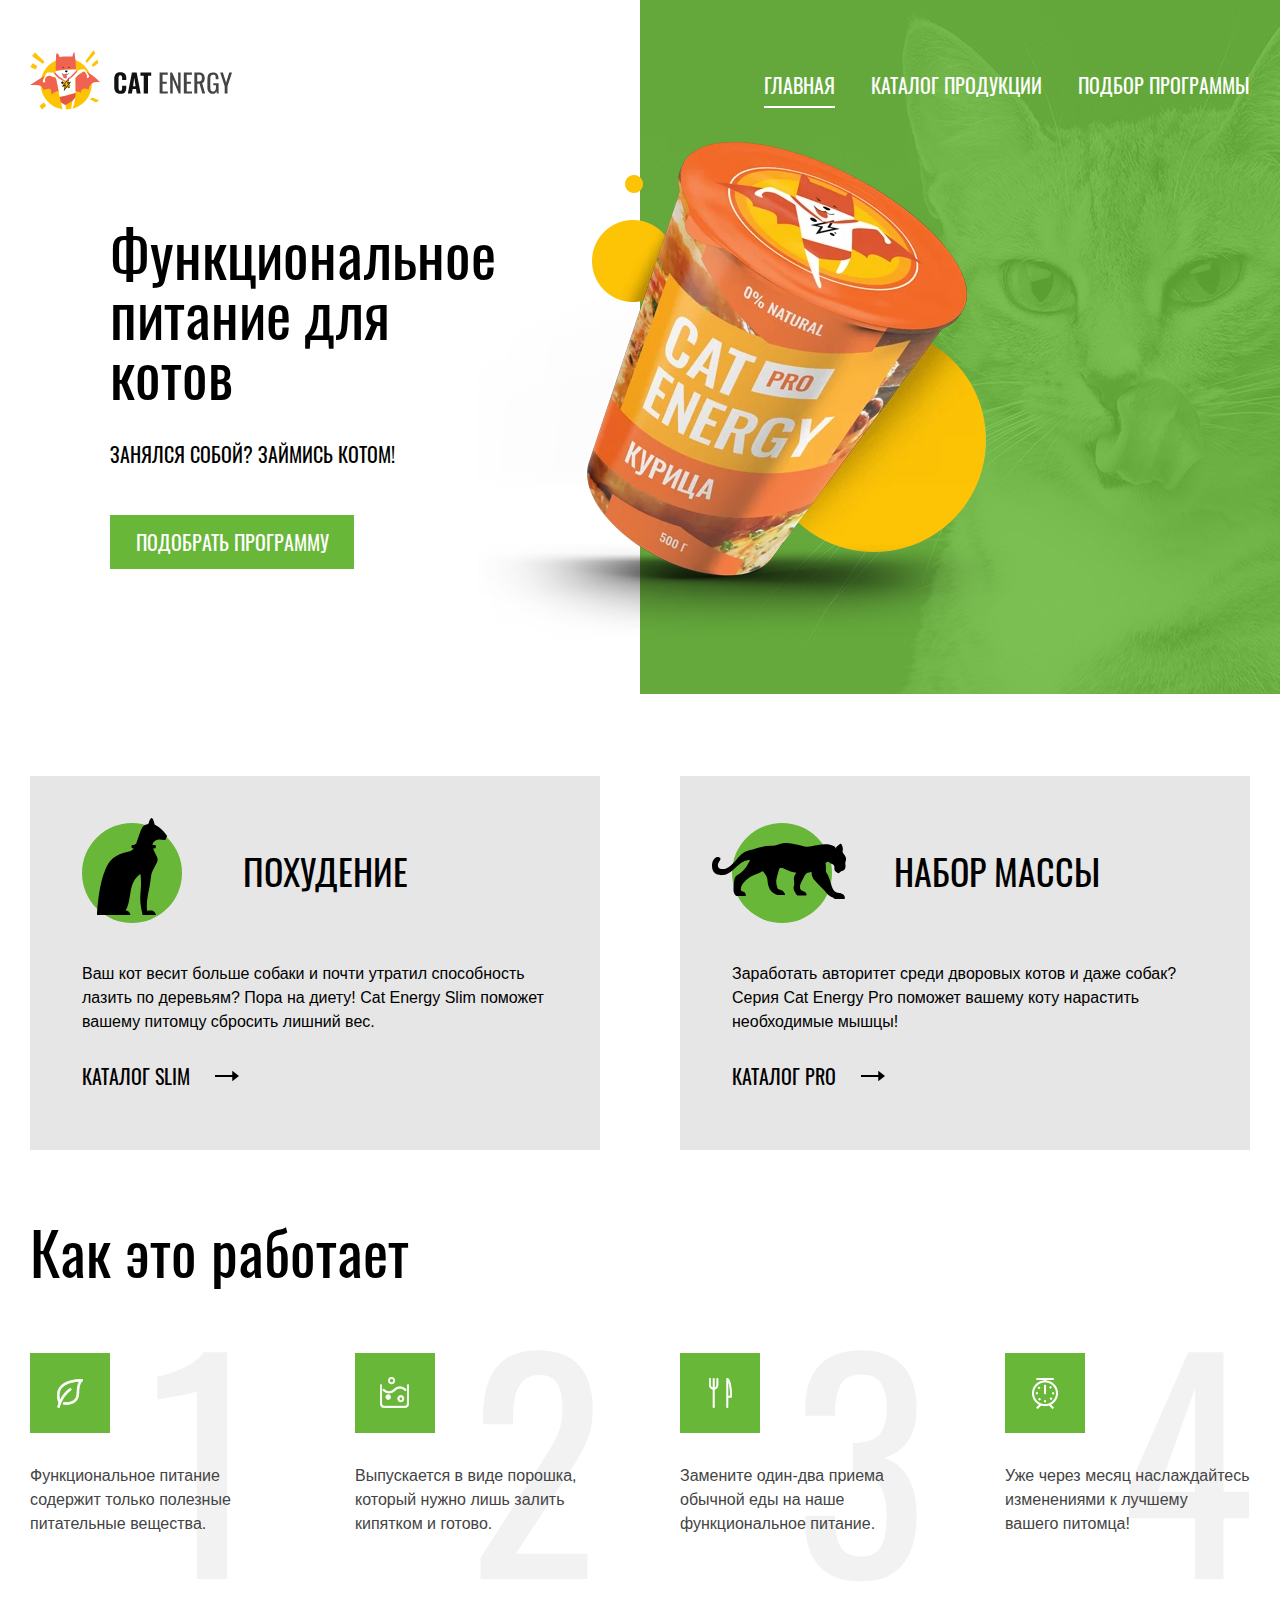
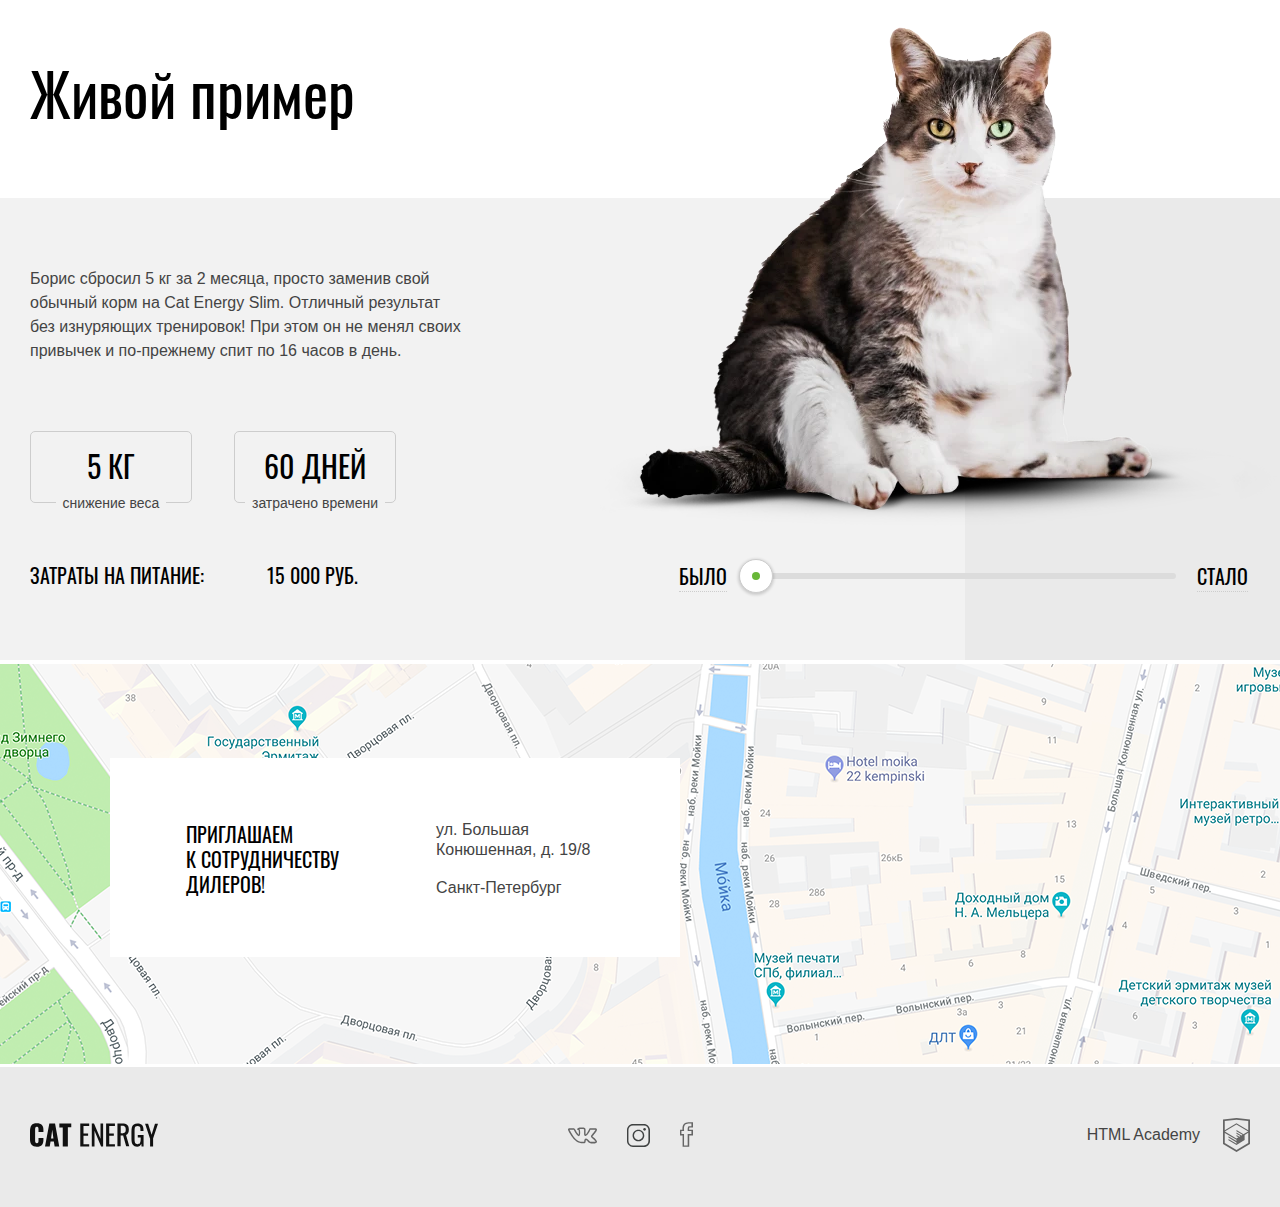
<file: index.html>
<!DOCTYPE html>
<html lang="ru">
  <head>
    <meta charset="utf-8">
    <title>Кэт энерджи - магазин функционального питания для котов</title>
    <link rel="stylesheet" href="css/styles.min.css">
    <link rel="preload" href="fonts/oswaldregular.woff2" as="font">
    <link rel="preload" href="fonts/oswaldmedium.woff2" as="font">
    <meta name="viewport" content="width=device-width, initial-scale=1">
  </head>
  <body>

    <header class="page-header page-header--index">
      <div class="page-header__top">
        <a class="page-header__logo" href="">
          <picture>
            <source media="(min-width: 1200px)" srcset="./img/logo-desktop.svg">
            <source media="(min-width: 768px)" srcset="./img/logo-tablet.svg">
            <img class="page-header__logo-img" src="./img/logo-mobile.svg" width="191" height="38" alt="Логотип, Кэт энерджи">
          </picture>
        </a>
        <button class="page-header__toggle page-header__toggle--close visually-hidden">
          <span class="visually-hidden">Открыть/закрыть меню</span>
        </button>
      </div>

      <nav class="page-header__nav main-nav">
        <ul class="main-nav__list list">
          <li class="main-nav__item">
            <a class="main-nav__link main-nav__link--active link" href="">Главная</a>
          </li>
          <li class="main-nav__item">
            <a class="main-nav__link link" href="catalog.html">Каталог продукции</a>
          </li>
          <li class="main-nav__item">
            <a class="main-nav__link link" href="form.html">Подбор программы</a>
          </li>
        </ul>
      </nav>
    </header>

    <main class="page-main">
      <section class="page-main__promo promo">
        <div class="promo__wrapper">
          <h1 class="promo__heading">Функциональное питание для котов</h1>
          <p class="promo__description">Занялся собой? Займись котом!</p>
          <picture>
            <source type="image/webp" media="(min-width: 1200px)" srcset="./img/index-can-desktop@1x.webp 1x, ./img/index-can-desktop@2x.webp 2x">
            <source type="image/webp" media="(min-width: 768px)" srcset="./img/index-can-tablet@1x.webp 1x, ./img/index-can-tablet@2x.webp 2x">
            <source type="image/webp" srcset="./img/index-can-desktop@1x.webp 1x, ./img/index-can-desktop@2x.webp 2x">
            <source media="(min-width: 1200px)" srcset="./img/index-can-desktop@1x.png 1x, ./img/index-can-desktop@2x.png 2x">
            <source media="(min-width: 768px)" srcset="./img/index-can-tablet@1x.jpg 1x, ./img/index-can-tablet@2x.jpg 2x">
            <img class="promo__product" src="./img/index-can-mobile@1x.png" srcset="./img/index-can-mobile@2x.png 2x" width="280" height="271" alt="Cat energy pro со вкусом курицы, объем 500 г">
          </picture>
          <a class="promo__link link button" href="form.html">Подобрать программу</a>
        </div>
      </section>

      <section class="page-main__offer offer centered">
        <h2 class="visually-hidden">Наши программы</h2>

        <ul class="offer__list list">
          <li class="offer__item">
            <article class="offer__program program">
              <h3 class="program__heading program__heading--slimming">Похудение</h3>
              <p class="program__description">
                Ваш кот весит больше собаки и почти утратил способность лазить по деревьям?
                Пора на диету! Cat Energy Slim поможет вашему питомцу сбросить лишний вес.
              </p>
              <a class="program__link link" href="catalog.html">
                Каталог slim
                <svg class="program__icon-svg" width="32" height="10">
                  <use class="program__icon-use" xlink:href="./img/library.svg#icon-arrow"></use>
                </svg>
              </a>
            </article>
          </li>
          <li class="offer__item">
            <article class="offer__program program program--gain-weight">
              <h3 class="program__heading program__heading--gain-weight">Набор массы</h3>
              <p class="program__description">
                Заработать авторитет среди дворовых котов и даже собак? Серия Cat Energy
                Pro поможет вашему коту нарастить необходимые мышцы!
              </p>
              <a class="program__link link" href="catalog.html">
                Каталог pro
                <svg class="program__icon-svg" width="32" height="10">
                  <use class="program__icon-use" xlink:href="./img/library.svg#icon-arrow"></use>
                </svg>
              </a>
            </article>
          </li>
        </ul>
      </section>

      <section class="page-main__features features">
        <div class="features__wrapper centered">
          <h2 class="features__heading">Как это работает</h2>

          <ul class="features__list list">
            <li class="features__item features__item--leaf">
              Функциональное питание содержит только полезные питательные вещества.
              <span class="features__num">1</span>
            </li>
            <li class="features__item features__item--powder">
              Выпускается в виде порошка, который нужно лишь залить кипятком и готово.
              <span class="features__num">2</span>
            </li>
            <li class="features__item features__item--dining">
              Замените один-два приема обычной еды на наше функциональное питание.
              <span class="features__num">3</span>
            </li>
            <li class="features__item features__item--clock">
              Уже через месяц наслаждайтесь изменениями к лучшему<br>вашего питомца!
              <span class="features__num">4</span>
            </li>
            <li class="features__item features__item--clock features__item--problem">
              Уже через месяц наслаждайтесь изменениями к лучшему вашего питомца!
              <span class="features__num">4</span>
            </li>
          </ul>
        </div>
      </section>

      <section class="page-main__result result">
        <div class="result__wrapper">
          <div class="result__top">
            <h2 class="result__heading">Живой пример</h2>
            <p class="result__description">
              Борис сбросил 5 кг за 2 месяца, просто заменив свой обычный корм на
              Cat Energy Slim. Отличный результат без изнуряющих тренировок! При этом он не менял своих привычек
              и по-прежнему спит по 16 часов в день.
            </p>
            <div class="result__num-wrapper">
              <div class="result__num-box">
                <p class="result__numbers">
                  <b class="result__top-text">5 кг</b>
                  <small class="result__sub-text">снижение веса</small>
                </p>
                <p class="result__numbers">
                  <b class="result__top-text">60 дней</b>
                  <small class="result__sub-text">затрачено времени</small>
                </p>
              </div>
              <p class="result__expenses">
                <span class="result__expenses-text">Затраты на питание:</span>
                <span class="result__expenses-text">15 000 РУБ.</span>
              </p>
            </div>
          </div>

          <div class="result__slider slider">
            <input class="slider__input slider__input--before visually-hidden" id="result__before" type="radio" name="result-toggle" checked>
            <input class="slider__input slider__input--after visually-hidden" id="result__after" type="radio" name="result-toggle">
            <div class="slider__slides">
              <picture class="slider__slide">
                <source type="image/webp" media="(min-width: 1200px)" srcset="./img/before-desktop@1x.webp 1x, ./img/before-desktop@2x.webp 2x">
                <source type="image/webp" media="(min-width: 768px)" srcset="./img/before-tablet@1x.webp 1x, ./img/before-tablet@2x.webp 2x">
                <source type="image/webp" srcset="./img/before-tablet@1x.webp 1x, ./img/before-tablet@2x.webp 2x">
                <source media="(min-width: 1200px)" srcset="./img/before-desktop@1x.png 1x, ./img/before-desktop@2x.png 2x">
                <source media="(min-width: 768px)" srcset="./img/before-tablet@1x.png 1x, ./img/before-tablet@2x.png 2x">
                <img class="slider__image" src="./img/before-mobile@1x.png" srcset="./img/before-mobile@2x.png 2x" loading="lazy" width="320" height="240" alt="Толстый кот">
              </picture>
              <picture class="slider__slide">
                <source type="image/webp" media="(min-width: 1200px)" srcset="./img/after-desktop@1x.webp 1x, ./img/after-desktop@2x.webp 2x">
                <source type="image/webp" media="(min-width: 768px)" srcset="./img/after-tablet@1x.webp 1x, ./img/after-tablet@2x.webp 2x">
                <source type="image/webp" srcset="./img/after-tablet@1x.webp 1x, ./img/after-tablet@2x.webp 2x">
                <source media="(min-width: 1200px)" srcset="./img/after-desktop@1x.png 1x, ./img/after-desktop@2x.png 2x">
                <source media="(min-width: 768px)" srcset="./img/after-tablet@1x.png 1x, ./img/after-tablet@2x.png 2x">
                <img class="slider__image" src="./img/after-mobile@1x.png" srcset="./img/after-mobile@2x.png 2x" width="320" height="240" alt="Худой кот">
              </picture>
            </div>
            <div class="slider__controls">
              <label class="slider__control slider__control--before" for="result__before">Было</label>
              <label class="slider__control slider__control--after" for="result__after">Стало</label>
              <div class="slider__thumb" tabindex="0" aria-label="Преключатель состояния"></div>
            </div>
          </div>
        </div>
      </section>

      <section class="page-main__cooperation cooperation">
        <div class="cooperation__top centered">
          <h2 class="cooperation__heading">Приглашаем<br>к сотрудничеству дилеров!</h2>
          <p class="cooperation__address">ул. Большая Конюшенная, д. 19/8
            <span class="cooperation__address-city">Санкт-Петербург</span>
          </p>
        </div>
        <iframe class="cooperation__map" src="https://www.google.com/maps/embed?pb=!1m18!1m12!1m3!1d1998.6037872533268!2d30.320858716070596!3d59.938716481876156!2m3!1f0!2f0!3f0!3m2!1i1024!2i768!4f13.1!3m3!1m2!1s0x4696310fca145cc1%3A0x42b32648d8238007!2z0JHQvtC70YzRiNCw0Y8g0JrQvtC90Y7RiNC10L3QvdCw0Y8g0YPQuy4sIDE5LzgsINCh0LDQvdC60YIt0J_QtdGC0LXRgNCx0YPRgNCzLCDQoNC-0YHRgdC40Y8sIDE5MTE4Ng!5e0!3m2!1sru!2sua!4v1592930005172!5m2!1sru!2sua" width="320" height="360" allowfullscreen title="Офис компании по адресу ул. Большая Конюшенная 19/8, Санкт-Петербург"></iframe>
      </section>

    </main>

    <footer class="page-footer">
      <div class="page-footer__wrapper centered">
        <a class="page-footer__logo" href="">
          <img class="page-footer__logo-img" src="./img/logo-footer.svg" width="128" height="24" alt="Логотип, Кэт энерджи">
        </a>

        <ul class="page-footer__socials socials list">
          <li class="socials__item">
            <a class="socials__link" href="https://vk.com/">
              <svg class="socials__icon socials__icon--vk" width="22" height="12">
                <use xlink:href="./img/library.svg#icon-vk"></use>
              </svg>
              <span class="visually-hidden">Вконтакте</span>
            </a>
          </li>
          <li class="socials__item">
            <a class="socials__link" href="https://www.instagram.com/">
              <svg class="socials__icon socials__icon--insta" width="16" height="16">
                <use xlink:href="./img/library.svg#icon-insta"></use>
              </svg>
              <span class="visually-hidden">Instagram</span>
            </a>
          </li>
          <li class="socials__item">
            <a class="socials__link" href="https://www.facebook.com/">
              <svg class="socials__icon socials__icon--fb" width="10" height="18">
                <use xlink:href="./img/library.svg#icon-fb"></use>
              </svg>
              <span class="visually-hidden">Facebook</span>
            </a>
          </li>
        </ul>

        <a class="page-footer__developer" href="https://htmlacademy.ru/intensive/adaptive">
          HTML Academy
          <svg class="page-footer__icon-academy" width="27" height="34">
            <use xlink:href="./img/library.svg#icon-htmlacademy"></use>
          </svg>
        </a>
      </div>
    </footer>

  </body>
</html>
</file>
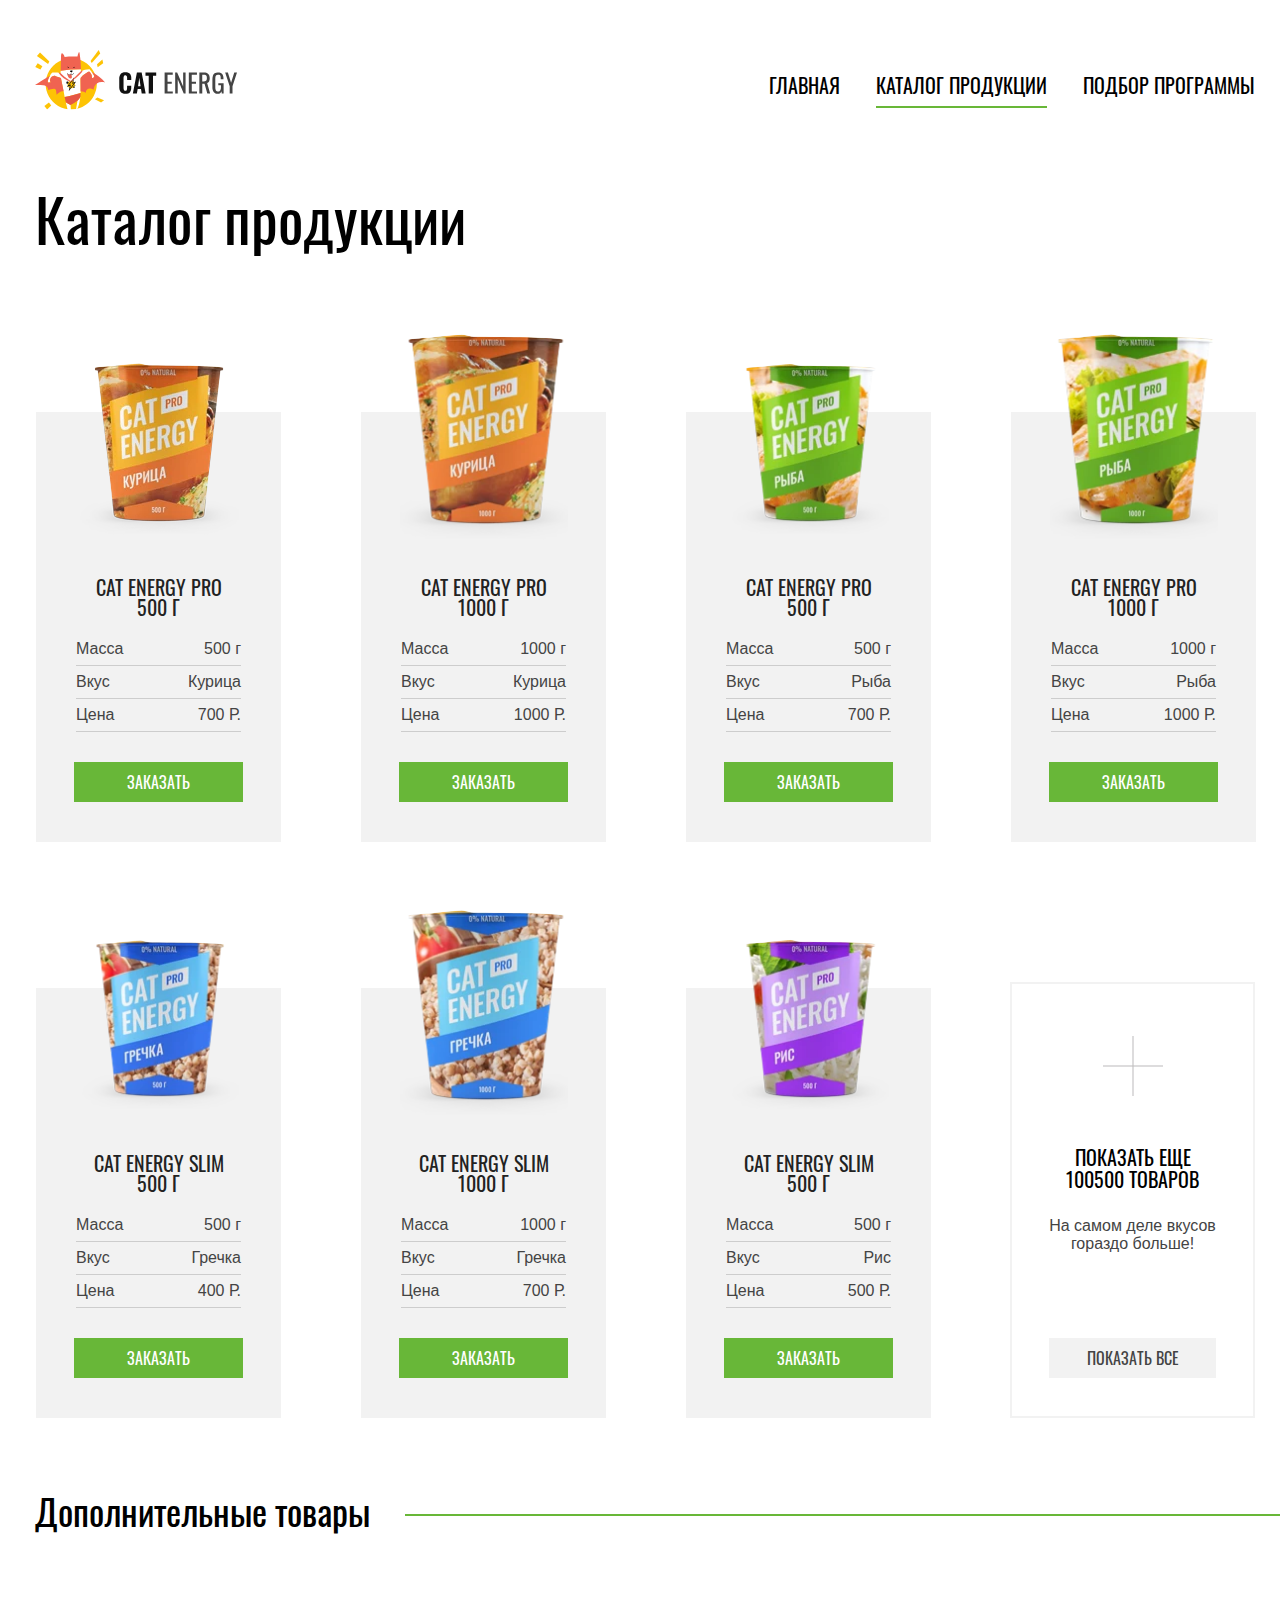
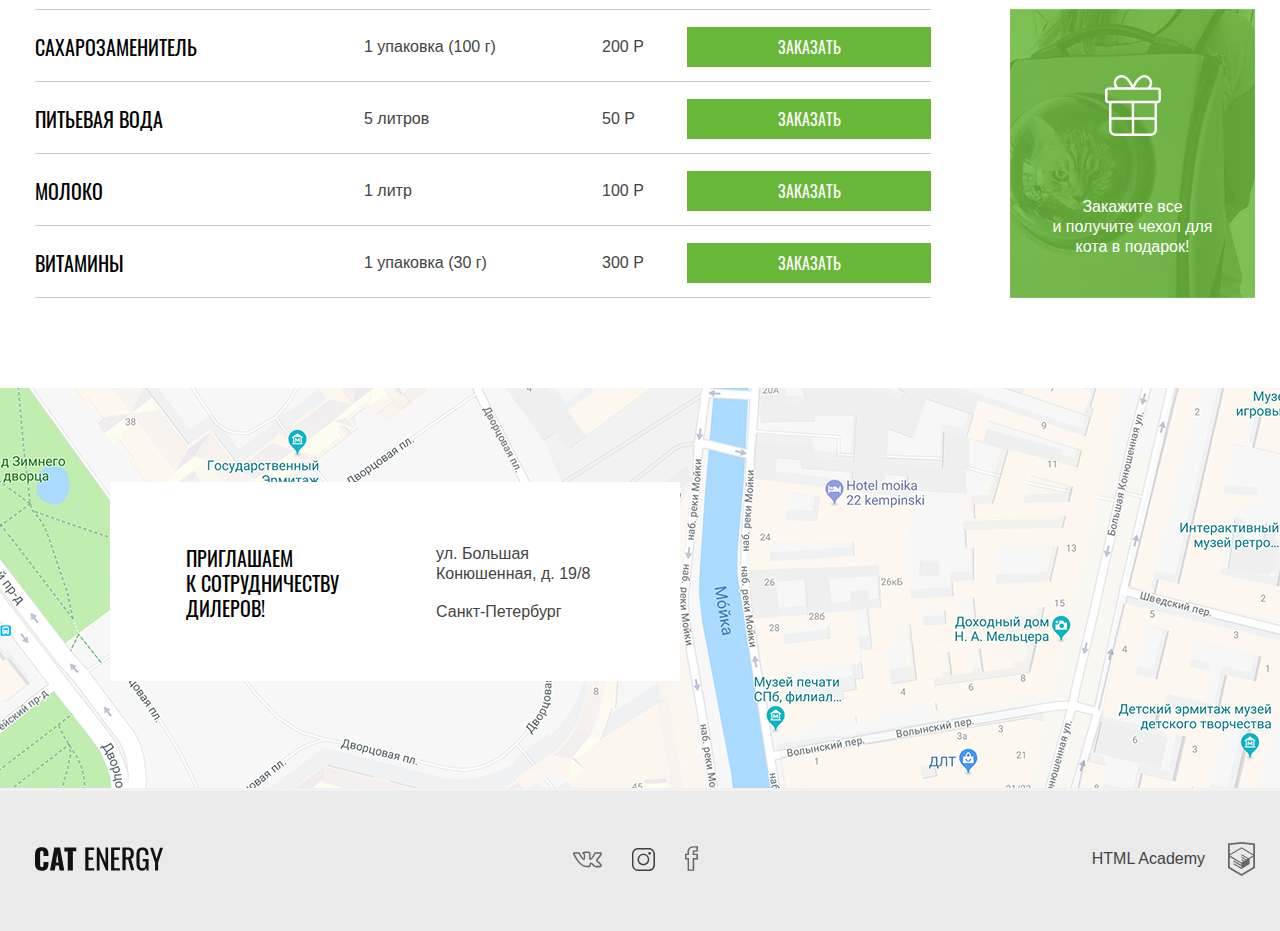
<file: catalog.html>
<!DOCTYPE html>
<html lang="ru">
  <head>
    <meta charset="UTF-8">
    <title>Купить функциональное питание для котов - Кэт энерджи</title>
    <link rel="stylesheet" href="css/styles.min.css">
    <link rel="preload" href="fonts/oswaldregular.woff2" as="font">
    <link rel="preload" href="fonts/oswaldmedium.woff2" as="font">
    <meta name="viewport" content="width=device-width, initial-scale=1">
  </head>
  <body>

    <header class="page-header">
      <div class="page-header__top">
        <a class="page-header__logo" href="index.html">
          <picture>
            <source media="(min-width: 1200px)" srcset="./img/logo-desktop.svg">
            <source media="(min-width: 768px)" srcset="./img/logo-tablet.svg">
            <img class="page-header__logo-img" src="./img/logo-mobile.svg" width="191" height="38"
              title="Вернуться на главную страницу" alt="Логотип, Кэт энерджи">
          </picture>
        </a>
        <button class="page-header__toggle page-header__toggle--close visually-hidden">
          <span class="visually-hidden">Открыть/закрыть меню</span>
        </button>
      </div>

      <nav class="page-header__nav main-nav">
        <ul class="main-nav__list list">
          <li class="main-nav__item">
            <a class="main-nav__link link" href="index.html">Главная</a>
          </li>
          <li class="main-nav__item">
            <a class="main-nav__link main-nav__link--active link" href="">Каталог продукции</a>
          </li>
          <li class="main-nav__item">
            <a class="main-nav__link link" href="form.html">Подбор программы</a>
          </li>
        </ul>
      </nav>
    </header>

    <main class="page-main">

      <section class="page-main__catalog catalog">
        <h1 class="catalog__heading">Каталог продукции</h1>

        <ul class="catalog__list list">
          <li class="catalog__item">
            <article class="catalog__product product">
              <a class="product__img-link" href="">
                <picture class="product__picture">
                  <source type="image/webp" media="(min-width: 1200px)" srcset="./img/chicken-small-desktop@1x.webp 1x, ./img/chicken-small-desktop@2x.webp 2x">
                  <source type="image/webp" media="(min-width: 768px)" srcset="./img/chicken-small-tablet@1x.webp 1x, ./img/chicken-small-tablet@2x.webp 2x">
                  <source type="image/webp" srcset="./img/chicken-small-tablet@1x.webp 1x, ./img/chicken-small-tablet@2x.webp 2x">
                  <source media="(min-width: 1200px)" srcset="./img/chicken-small-desktop@1x.png 1x, ./img/chicken-small-desktop@2x.png 2x">
                  <source media="(min-width: 768px)" srcset="./img/chicken-small-tablet@1x.png 1x, ./img/chicken-small-tablet@2x.png 2x">
                  <img class="product__img" src="./img/chicken-small-mobile@1x.jpg" srcset="./img/chicken-small-mobile@2x.jpg 2x" title="Купить Cat energy pro со вкусом курицы, объем 500 г" alt="Cat energy pro со вкусом курицы, объем 500 г">
                </picture>
              </a>
              <div class="product__text-container">
                <a class="product__heading-link link" href="">
                  <h2 class="product__heading">Cat Energy PRO 500 г</h2>
                </a>
                <table class="product__attributes attributes">
                  <tr class="attributes__row">
                    <td class="attributes__cell">Масса</td><td class="attributes__cell">500 г</td>
                  </tr>
                  <tr class="attributes__row">
                    <td class="attributes__cell">Вкус</td><td class="attributes__cell">Курица</td>
                  </tr>
                  <tr class="attributes__row">
                    <td class="attributes__cell">Цена</td><td class="attributes__cell">700 Р.</td>
                  </tr>
                </table>
              </div>
              <a class="product__link link button" href="checkout-page.html">Заказать</a>
            </article>
          </li>

          <li class="catalog__item">
            <article class="catalog__product product">
              <a class="product__img-link product__img-link--big" href="">
                <picture class="product__picture">
                  <source type="image/webp" media="(min-width: 1200px)" srcset="./img/chicken-big-desktop@1x.webp 1x, ./img/chicken-big-desktop@2x.webp 2x">
                  <source type="image/webp" media="(min-width: 768px)" srcset="./img/chicken-big-tablet@1x.webp 1x, ./img/chicken-big-tablet@2x.webp 2x">
                  <source type="image/webp" srcset="./img/chicken-big-tablet@1x.webp 1x, ./img/chicken-big-tablet@2x.webp 2x">
                  <source media="(min-width: 1200px)" srcset="./img/chicken-big-desktop@1x.png 1x, ./img/chicken-big-desktop@2x.png 2x">
                  <source media="(min-width: 768px)" srcset="./img/chicken-big-tablet@1x.png 1x, ./img/chicken-big-tablet@2x.png 2x">
                  <img class="product__img" src="./img/chicken-big-mobile@1x.jpg" srcset="./img/chicken-big-mobile@2x.jpg 2x" title="Купить Cat energy pro со вкусом курицы, объем 1000 г" alt="Cat energy pro со вкусом курицы, объем 1000 г">
                </picture>
              </a>
              <div class="product__text-container">
                <a class="product__heading-link link" href="">
                  <h2 class="product__heading">Cat Energy PRO 1000 г</h2>
                </a>
                <table class="product__attributes attributes">
                  <tr class="attributes__row">
                    <td class="attributes__cell">Масса</td><td class="attributes__cell">1000 г</td>
                  </tr>
                  <tr class="attributes__row">
                    <td class="attributes__cell">Вкус</td><td class="attributes__cell">Курица</td>
                  </tr>
                  <tr class="attributes__row">
                    <td class="attributes__cell">Цена</td><td class="attributes__cell">1000 Р.</td>
                  </tr>
                </table>
              </div>
              <a class="product__link link button" href="checkout-page.html">Заказать</a>
            </article>
          </li>

          <li class="catalog__item">
            <article class="catalog__product product">
              <a class="product__img-link" href="">
                <picture class="product__picture">
                  <source type="image/webp" media="(min-width: 1200px)" srcset="./img/fish-small-desktop@1x.webp 1x, ./img/fish-small-desktop@2x.webp 2x">
                  <source type="image/webp" media="(min-width: 768px)" srcset="./img/fish-small-tablet@1x.webp 1x, ./img/fish-small-tablet@2x.webp 2x">
                  <source type="image/webp" srcset="./img/fish-small-desktop@1x.webp 1x, ./img/fish-small-desktop@2x.webp 2x">
                  <source media="(min-width: 1200px)" srcset="./img/fish-small-desktop@1x.png 1x, ./img/fish-small-desktop@2x.png 2x">
                  <source media="(min-width: 768px)" srcset="./img/fish-small-tablet@1x.png 1x, ./img/fish-small-tablet@2x.png 2x">
                  <img class="product__img" src="./img/fish-small-mobile@1x.jpg" srcset="./img/fish-small-mobile@2x.jpg 2x" title="Купить Cat energy pro со вкусом рыбы, объем 500 г" alt="Cat energy pro со вкусом рыбы, объем 500 г">
                </picture>
              </a>
              <div class="product__text-container">
                <a class="product__heading-link link" href="">
                  <h2 class="product__heading">Cat Energy PRO 500 г</h2>
                </a>
                <table class="product__attributes attributes">
                  <tr class="attributes__row">
                    <td class="attributes__cell">Масса</td><td class="attributes__cell">500 г</td>
                  </tr>
                  <tr class="attributes__row">
                    <td class="attributes__cell">Вкус</td><td class="attributes__cell">Рыба</td>
                  </tr>
                  <tr class="attributes__row">
                    <td class="attributes__cell">Цена</td><td class="attributes__cell">700 Р.</td>
                  </tr>
                </table>
              </div>
              <a class="product__link link button" href="checkout-page.html">Заказать</a>
            </article>
          </li>

          <li class="catalog__item">
            <article class="catalog__product product">
              <a class="product__img-link product__img-link--big" href="">
                <picture class="product__picture">
                  <source type="image/webp" media="(min-width: 1200px)" srcset="./img/fish-big-desktop@1x.webp 1x, ./img/fish-big-desktop@2x.webp 2x">
                  <source type="image/webp" media="(min-width: 768px)" srcset="./img/fish-big-tablet@1x.webp 1x, ./img/fish-big-tablet@2x.webp 2x">
                  <source type="image/webp" srcset="./img/fish-big-tablet@1x.webp 1x, ./img/fish-big-tablet@2x.webp 2x">
                  <source media="(min-width: 1200px)" srcset="./img/fish-big-desktop@1x.png 1x, ./img/fish-big-desktop@2x.png 2x">
                  <source media="(min-width: 768px)" srcset="./img/fish-big-tablet@1x.png 1x, ./img/fish-big-tablet@2x.png 2x">
                  <img class="product__img" src="./img/fish-big-mobile@1x.jpg" srcset="./img/fish-big-mobile@2x.jpg 2x" title="Купить Cat energy pro со вкусом рыбы, объем 1000 г" alt="Cat energy pro со вкусом рыбы, объем 1000 г">
                </picture>
              </a>
              <div class="product__text-container">
                <a class="product__heading-link link" href="">
                  <h2 class="product__heading">Cat Energy PRO 1000 г</h2>
                </a>
                <table class="product__attributes attributes">
                  <tr class="attributes__row">
                    <td class="attributes__cell">Масса</td><td class="attributes__cell">1000 г</td>
                  </tr>
                  <tr class="attributes__row">
                    <td class="attributes__cell">Вкус</td><td class="attributes__cell">Рыба</td>
                  </tr>
                  <tr class="attributes__row">
                    <td class="attributes__cell">Цена</td><td class="attributes__cell">1000 Р.</td>
                  </tr>
                </table>
              </div>
              <a class="product__link link button" href="checkout-page.html">Заказать</a>
            </article>
          </li>

          <li class="catalog__item">
            <article class="catalog__product product">
              <a class="product__img-link" href="">
                <picture class="product__picture">
                  <source type="image/webp" media="(min-width: 1200px)" srcset="./img/buckwheat-small-desktop@1x.webp 1x, ./img/buckwheat-small-desktop@2x.webp 2x">
                  <source type="image/webp" media="(min-width: 768px)" srcset="./img/buckwheat-small-tablet@1x.webp 1x, ./img/buckwheat-small-tablet@2x.webp 2x">
                  <source type="image/webp" srcset="./img/buckwheat-small-tablet@1x.webp 1x, ./img/buckwheat-small-tablet@2x.webp 2x">
                  <source media="(min-width: 1200px)" srcset="./img/buckwheat-small-desktop@1x.png 1x, ./img/buckwheat-small-desktop@2x.png 2x">
                  <source media="(min-width: 768px)" srcset="./img/buckwheat-small-tablet@1x.png 1x, ./img/buckwheat-small-tablet@2x.png 2x">
                  <img class="product__img" src="./img/buckwheat-small-mobile@1x.jpg" srcset="./img/buckwheat-small-mobile@2x.jpg 2x" title="Купить Cat energy slim со вкусом гречки, объем 500 г" alt="Cat energy slim со вкусом гречки, объем 500 г">
                </picture>
              </a>
              <div class="product__text-container">
                <a class="product__heading-link link" href="">
                  <h2 class="product__heading">Cat Energy SLIM 500 г</h2>
                </a>
                <table class="product__attributes attributes">
                  <tr class="attributes__row">
                    <td class="attributes__cell">Масса</td><td class="attributes__cell">500 г</td>
                  </tr>
                  <tr class="attributes__row">
                    <td class="attributes__cell">Вкус</td><td class="attributes__cell">Гречка</td>
                  </tr>
                  <tr class="attributes__row">
                    <td class="attributes__cell">Цена</td><td class="attributes__cell">400 Р.</td>
                  </tr>
                </table>
              </div>
              <a class="product__link link button" href="checkout-page.html">Заказать</a>
            </article>
          </li>

          <li class="catalog__item">
            <article class="catalog__product product">
              <a class="product__img-link product__img-link--big" href="">
                <picture class="product__picture">
                  <source type="image/webp" media="(min-width: 1200px)" srcset="./img/buckwheat-big-desktop@1x.webp 1x, ./img/buckwheat-big-desktop@2x.webp 2x">
                  <source type="image/webp" media="(min-width: 768px)" srcset="./img/buckwheat-big-tablet@1x.webp 1x, ./img/buckwheat-big-tablet@2x.webp 2x">
                  <source type="image/webp" srcset="./img/buckwheat-big-tablet@1x.webp 1x, ./img/buckwheat-big-tablet@2x.webp 2x">
                  <source media="(min-width: 1200px)" srcset="./img/buckwheat-big-desktop@1x.png 1x, ./img/buckwheat-big-desktop@2x.png 2x">
                  <source media="(min-width: 768px)" srcset="./img/buckwheat-big-tablet@1x.png 1x, ./img/buckwheat-big-tablet@2x.png 2x">
                  <img class="product__img" src="./img/buckwheat-big-mobile@1x.jpg" srcset="./img/buckwheat-big-mobile@2x.jpg 2x" loading="lazy" title="Купить Cat energy slim со вкусом гречки, объем 1000 г" alt="Cat energy slim со вкусом гречки, объем 1000 г">
                </picture>
              </a>
              <div class="product__text-container">
                <a class="product__heading-link link" href="">
                  <h2 class="product__heading">Cat Energy SLIM 1000 г</h2>
                </a>
                <table class="product__attributes attributes">
                  <tr class="attributes__row">
                    <td class="attributes__cell">Масса</td><td class="attributes__cell">1000 г</td>
                  </tr>
                  <tr class="attributes__row">
                    <td class="attributes__cell">Вкус</td><td class="attributes__cell">Гречка</td>
                  </tr>
                  <tr class="attributes__row">
                    <td class="attributes__cell">Цена</td><td class="attributes__cell">700 Р.</td>
                  </tr>
                </table>
              </div>
              <a class="product__link link button" href="checkout-page.html">Заказать</a>
            </article>
          </li>

          <li class="catalog__item">
            <article class="catalog__product product">
              <a class="product__img-link" href="">
                <picture class="product__picture">
                  <source type="image/webp" media="(min-width: 1200px)" srcset="./img/rice-small-desktop@1x.webp 1x, ./img/rice-small-desktop@2x.webp 2x">
                  <source type="image/webp" media="(min-width: 768px)" srcset="./img/rice-small-tablet@1x.webp 1x, ./img/rice-small-tablet@2x.webp 2x">
                  <source type="image/webp" srcset="./img/rice-small-tablet@1x.webp 1x, ./img/rice-small-tablet@2x.webp 2x">
                  <source media="(min-width: 1200px)" srcset="./img/rice-small-desktop@1x.png 1x, ./img/rice-small-desktop@2x.png 2x">
                  <source media="(min-width: 768px)" srcset="./img/rice-small-tablet@1x.png 1x, ./img/rice-small-tablet@2x.png 2x">
                  <img class="product__img" src="./img/rice-small-mobile@1x.jpg" srcset="./img/rice-small-mobile@2x.jpg 2x" loading="lazy" title="Купить Cat energy slim со вкусом риса, объем 500 г" alt="Cat energy slim со вкусом риса, объем 500 г">
                </picture>
              </a>
              <div class="product__text-container">
                <a class="product__heading-link link" href="">
                  <h2 class="product__heading">Cat Energy SLIM 500 г</h2>
                </a>
                <table class="product__attributes attributes">
                  <tr class="attributes__row">
                    <td class="attributes__cell">Масса</td><td class="attributes__cell">500 г</td>
                  </tr>
                  <tr class="attributes__row">
                    <td class="attributes__cell">Вкус</td><td class="attributes__cell">Рис</td>
                  </tr>
                  <tr class="attributes__row">
                    <td class="attributes__cell">Цена</td><td class="attributes__cell">500 Р.</td>
                  </tr>
                </table>
              </div>
              <a class="product__link link button" href="checkout-page.html">Заказать</a>
            </article>
          </li>

          <li class="catalog__item show-more">
              <div class="show-more__wrapper">
                <p class="show-more__text">Показать еще 100500 товаров</p>
                <p class="show-more__description">На самом деле вкусов гораздо больше!</p>
                <a class="show-more__button-show button" href="all-products.html">Показать все</a>
              </div>
          </li>
        </ul>
      </section>

      <section class="page-main__additional-goods additional-goods">
        <div class="additional-goods__heading-container accent-heading-container">
          <h2 class="additional-goods__heading accent-heading">
            <span class="additional-goods__heading-text accent-heading-text">Дополнительные товары</span>
          </h2>
        </div>

        <div class="additional-goods__wrapper">
          <ul class="additional-goods__list list">
            <li class="additional-goods__item additional-product">
              <h3 class="additional-product__heading">Сахарозаменитель</h3>
              <table class="additional-product__attributes">
                <tr class="additional-product__row">
                  <td class="additional-product__cell">1 упаковка (100 г)</td>
                  <td class="additional-product__cell">200 Р</td>
                </tr>
              </table>
              <a class="additional-product__link link button" href="">Заказать</a>
            </li>

            <li class="additional-goods__item additional-product">
              <h3 class="additional-product__heading">Питьевая вода</h3>
              <table class="additional-product__attributes">
                <tr class="additional-product__row">
                  <td class="additional-product__cell">5 литров</td>
                  <td class="additional-product__cell">50 Р</td>
                </tr>
              </table>
              <a class="additional-product__link link button" href="">Заказать</a>
            </li>

            <li class="additional-goods__item additional-product">
              <h3 class="additional-product__heading">Молоко</h3>
              <table class="additional-product__attributes">
                <tr class="additional-product__row">
                  <td class="additional-product__cell">1 литр</td>
                  <td class="additional-product__cell">100 Р</td>
                </tr>
              </table>
              <a class="additional-product__link link button" href="">Заказать</a>
            </li>

            <li class="additional-goods__item additional-product">
              <h3 class="additional-product__heading">Витамины</h3>
              <table class="additional-product__attributes">
                <tr class="additional-product__row">
                  <td class="additional-product__cell">1 упаковка (30 г)</td>
                  <td class="additional-product__cell">300 Р</td>
                </tr>
              </table>
              <a class="additional-product__link link button" href="">Заказать</a>
            </li>
          </ul>

          <p class="additional-goods__promo">
            <span class="additional-goods__text">Закажите все<br>и получите чехол для кота в подарок!</span>
          </p>
        </div>
      </section>

      <section class="page-main__cooperation cooperation cooperation--catalog">
        <div class="cooperation__top centered">
          <h2 class="cooperation__heading">Приглашаем<br>к сотрудничеству дилеров!</h2>
          <p class="cooperation__address">
            ул. Большая Конюшенная, д. 19/8
            <span class="cooperation__address-city">Санкт-Петербург</span>
          </p>
        </div>
        <iframe class="cooperation__map" src="https://www.google.com/maps/embed?pb=!1m18!1m12!1m3!1d1998.6037872533268!2d30.320858716070596!3d59.938716481876156!2m3!1f0!2f0!3f0!3m2!1i1024!2i768!4f13.1!3m3!1m2!1s0x4696310fca145cc1%3A0x42b32648d8238007!2z0JHQvtC70YzRiNCw0Y8g0JrQvtC90Y7RiNC10L3QvdCw0Y8g0YPQuy4sIDE5LzgsINCh0LDQvdC60YIt0J_QtdGC0LXRgNCx0YPRgNCzLCDQoNC-0YHRgdC40Y8sIDE5MTE4Ng!5e0!3m2!1sru!2sua!4v1592930005172!5m2!1sru!2sua" width="320" height="362" allowfullscreen title="Офис компании по адресу ул. Большая Конюшенная 19/8, Санкт-Петербург"></iframe>
      </section>
    </main>

    <footer class="page-footer">
      <div class="page-footer__wrapper centered">
        <a class="page-footer__logo" href="index.html">
          <img class="page-footer__logo-img" src="./img/logo-footer.svg" width="128" height="24" title="Вернуться на главную страницу" alt="Логотип, Кэт энерджи">
        </a>

        <ul class="page-footer__socials socials list">
          <li class="socials__item">
            <a class="socials__link" href="https://vk.com/">
              <svg class="socials__icon socials__icon--vk" width="22" height="12">
                <use xlink:href="./img/library.svg#icon-vk"></use>
              </svg>
              <span class="visually-hidden">Вконтакте</span>
            </a>
          </li>
          <li class="socials__item">
            <a class="socials__link" href="https://www.instagram.com/">
              <svg class="socials__icon socials__icon--insta" width="16" height="16">
                <use xlink:href="./img/library.svg#icon-insta"></use>
              </svg>
              <span class="visually-hidden">Instagram</span>
            </a>
          </li>
          <li class="socials__item">
            <a class="socials__link" href="https://www.facebook.com/">
              <svg class="socials__icon socials__icon--fb" width="10" height="18">
                <use xlink:href="./img/library.svg#icon-fb"></use>
              </svg>
              <span class="visually-hidden">Facebook</span>
            </a>
          </li>
        </ul>

        <a class="page-footer__developer" href="https://htmlacademy.ru/intensive/adaptive">
          HTML Academy
          <svg class="page-footer__icon-academy" width="27" height="34">
            <use xlink:href="./img/library.svg#icon-htmlacademy"></use>
          </svg>
        </a>
      </div>
    </footer>

  </body>
</html>
</file>
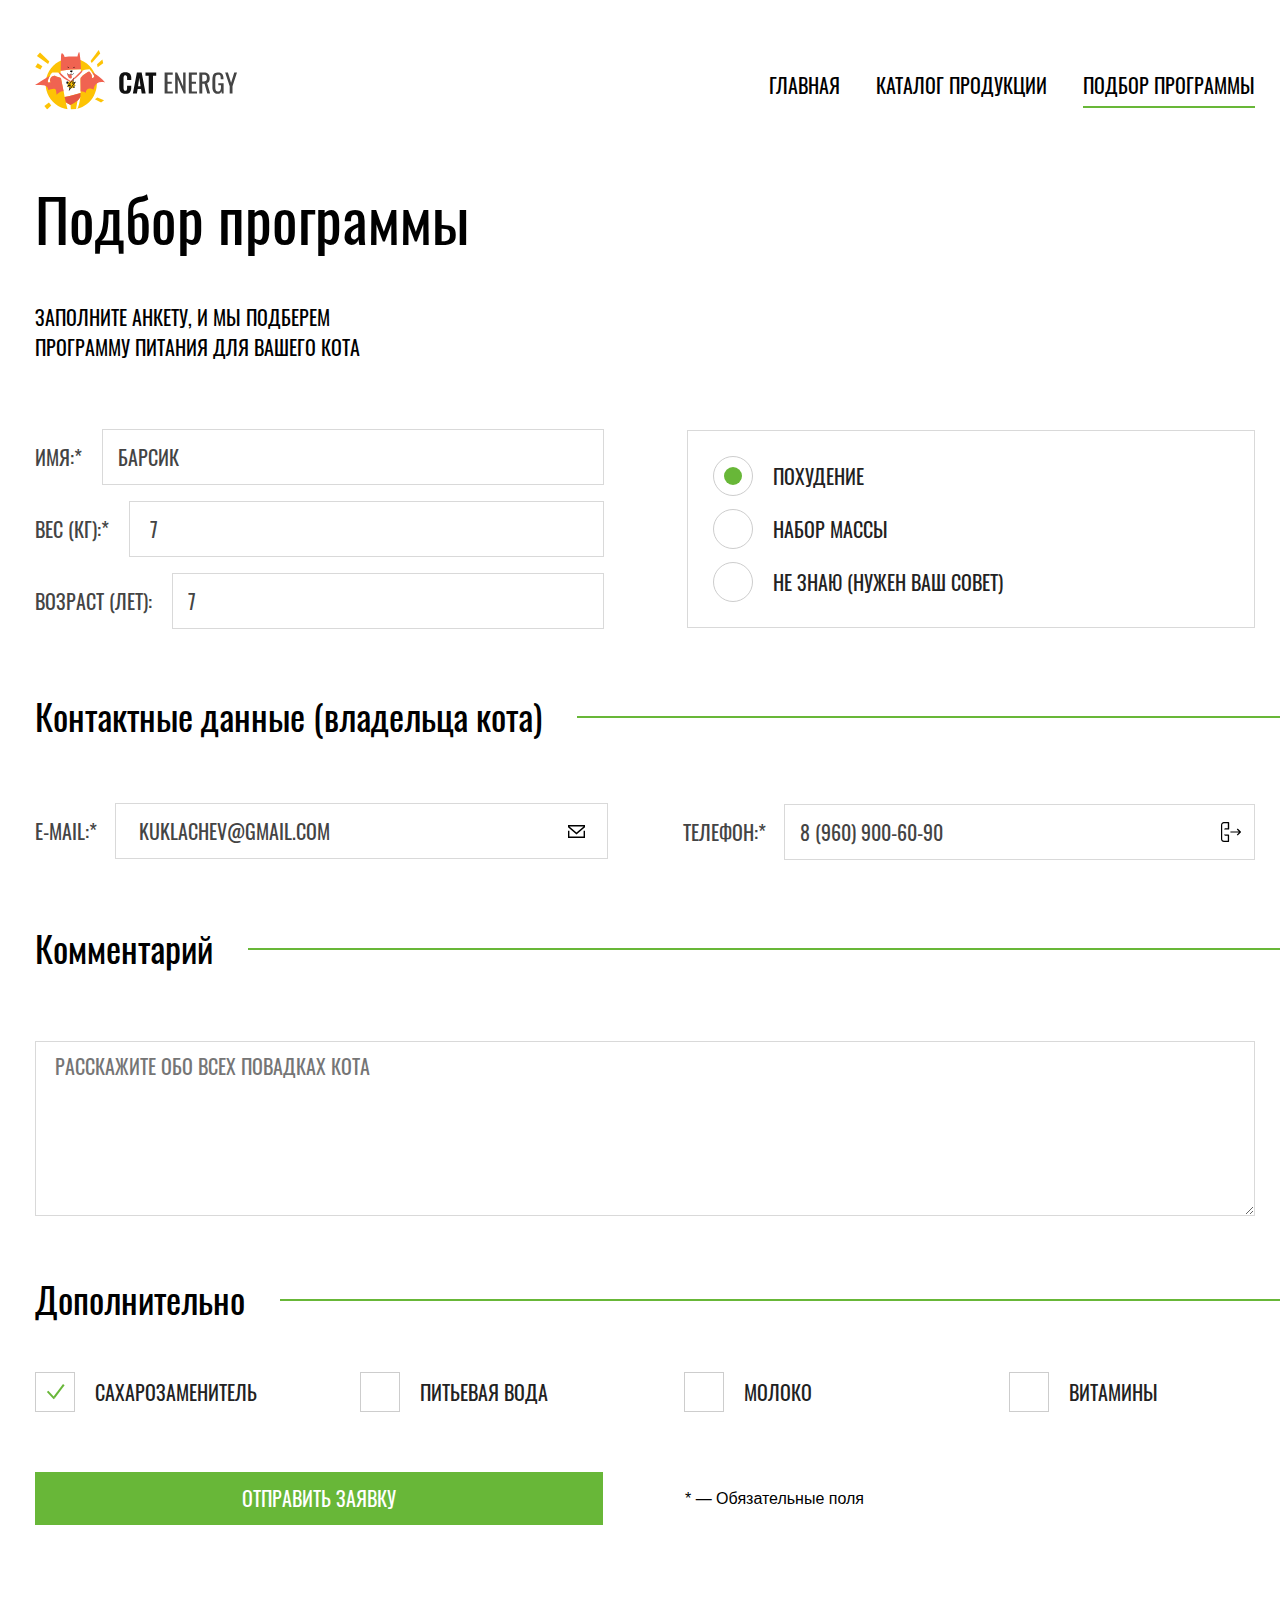
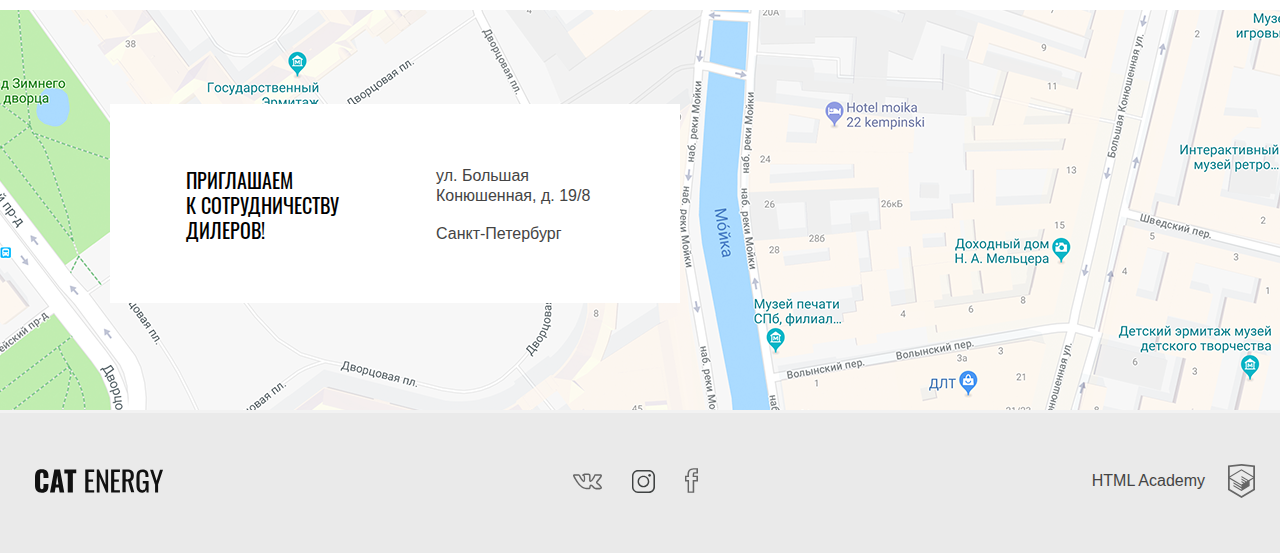
<file: form.html>
<!DOCTYPE html>
<html lang="ru">
  <head>
    <meta charset="UTF-8">
    <title>Закажите подбор программы для вашего кота - Кэт энерджи</title>
    <link rel="stylesheet" href="css/styles.min.css">
    <link rel="preload" href="fonts/oswaldregular.woff2" as="font">
    <link rel="preload" href="fonts/oswaldmedium.woff2" as="font">
    <meta name="viewport" content="width=device-width, initial-scale=1">
  </head>
  <body>

    <header class="page-header">
      <div class="page-header__top">
        <a class="page-header__logo" href="index.html">
          <picture>
            <source media="(min-width: 1200px)" srcset="./img/logo-desktop.svg">
            <source media="(min-width: 768px)" srcset="./img/logo-tablet.svg">
            <img class="page-header__logo-img" src="./img/logo-mobile.svg" title="Вернуться на главную страницу" alt="Логотип, Кэт энерджи">
          </picture>
        </a>
        <button class="page-header__toggle page-header__toggle--close visually-hidden">
          <span class="visually-hidden">Открыть/закрыть меню</span>
        </button>
      </div>

      <nav class="page-header__nav main-nav">
        <ul class="main-nav__list list">
          <li class="main-nav__item">
            <a class="main-nav__link link" href="index.html">Главная</a>
          </li>
          <li class="main-nav__item">
            <a class="main-nav__link link" href="catalog.html">Каталог продукции</a>
          </li>
          <li class="main-nav__item">
            <a class="main-nav__link main-nav__link--active link" href="">Подбор программы</a>
          </li>
        </ul>
      </nav>
    </header>

    <main class="page-main">
      <section class="page-main__program-selection program-selection">
        <div class="program-selection__top-wrapper">
          <h1 class="program-selection__heading">Подбор программы</h1>
          <p class="program-selection__description">Заполните анкету, и мы подберем программу питания для вашего кота</p>
        </div>

        <form class="program-selection__form program-form" action="https://echo.htmlacademy.ru" method="post">
          <fieldset class="program-form__fieldset">
            <h2 class="visually-hidden">Данные кота</h2>

            <div class="program-form__wrapper">
              <div class="program-form__containers-wrapper">
                <p class="program-form__container">
                  <label class="program-form__label" for="cat-data__name">Имя:*</label>
                  <input class="program-form__input" id="cat-data__name" type="text" name="cat-name" placeholder="Барсик" required>
                </p>
                <p class="program-form__container">
                  <label class="program-form__label" for="cat-data__weight">Вес (кг):*</label>
                  <input class="program-form__input" id="cat-data__weight" name="cat-weight" type="number" placeholder="7" required>
                </p>
                <p class="program-form__container">
                  <label class="program-form__label" for="cat-data__age">Возраст (лет):</label>
                  <input class="program-form__input" id="cat-data__age" name="cat-age" type="number" placeholder="7">
                </p>
              </div>

              <ul class="program-form__list program-list list">
                <li class="program-list__item list-item">
                  <input class="program-list__input list-item__input visually-hidden" id="program-list__slimming" type="radio" name="program" value="slimming" checked>
                  <label class="program-list__label list-item__label" for="program-list__slimming">Похудение</label>
                </li>
                <li class="program-list__item list-item">
                  <input class="program-list__input list-item__input visually-hidden" id="program-list__gain-weight" type="radio" name="program" value="gain-weight">
                  <label class="program-list__label list-item__label" for="program-list__gain-weight">Набор массы</label>
                </li>
                <li class="program-list__item list-item">
                  <input class="program-list__input list-item__input visually-hidden" id="program-list__advice" type="radio" name="program" value="need-advice">
                  <label class="program-list__label list-item__label" for="program-list__advice">Не знаю (Нужен ваш совет)</label>
                </li>
              </ul>
            </div>
          </fieldset>

          <fieldset class="program-form__fieldset owner-data">
            <div class="program-form__heading-container owner-data__heading-container accent-heading-container">
              <h2 class="program-form__heading accent-heading">
                <span class="program-form__heading-text owner-data__heading-text accent-heading-text">
                  Контактные данные (владельца кота)
                </span>
              </h2>
            </div>

            <div class="program-form__wrapper owner-data__wrapper">
              <p class="program-form__container owner-data__container">
                <label class="program-form__label owner-data__label" for="owner-data__email">E-mail:*</label>
                <input class="program-form__input owner-data__input" id="owner-data__email" type="email" name="owner-email" placeholder="kuklachev@gmail.com" required>
                <svg class="program-form__icon program-form__icon--mail" width="18" height="13">
                  <use xlink:href="./img/library.svg#icon-mail"></use>
                </svg>
              </p>
              <p class="program-form__container owner-data__container">
                <label class="program-form__label owner-data__label" for="owner-data__tel">Телефон:*</label>
                <input class="program-form__input owner-data__input" id="owner-data__tel" type="number" name="owner-tel" placeholder="8 (960) 900-60-90" required>
                <svg class="program-form__icon program-form__icon--phone" width="20" height="20">
                  <use xlink:href="./img/library.svg#icon-phone"></use>
                </svg>
              </p>
            </div>
          </fieldset>

          <fieldset class="program-form__fieldset centered">
            <div class="program-form__heading-container accent-heading-container">
              <h2 class="program-form__heading accent-heading">
                <span class="program-form__heading-text accent-heading-text">Комментарий</span>
              </h2>
            </div>
            <textarea class="program-form__comment" id="program-form__comment" name="comment" cols="30" rows="10" placeholder="Расскажите обо всех повадках кота"></textarea>
            <label class="visually-hidden" for="program-form__comment">Форма для комментария</label>
          </fieldset>

          <fieldset class="program-form__fieldset centered">
            <div class="program-form__heading-container accent-heading-container">
              <h2 class="program-form__heading accent-heading">
                <span class="program-form__heading-text accent-heading-text">Дополнительно</span>
              </h2>
            </div>

            <ul class="program-form__list program-diet list">
              <li class="program-diet__item list-item">
                <input class="program-diet__input list-item__input visually-hidden" id="program-diet__sweetener" type="checkbox" name="sweetener" checked>
                <label class="program-diet__label list-item__label" for="program-diet__sweetener">
                  <span class="program-diet__check">Сахарозаменитель</span>
                </label>
              </li>
              <li class="program-diet__item list-item">
                <input class="program-diet__input list-item__input visually-hidden" id="program-diet__water" type="checkbox" name="water">
                <label class="program-diet__label list-item__label" for="program-diet__water">
                  <span class="program-diet__check">Питьевая вода</span>
                </label>
              </li>
              <li class="program-diet__item list-item">
                <input class="program-diet__input list-item__input visually-hidden" id="program-diet__milk" type="checkbox" name="milk">
                <label class="program-diet__label list-item__label" for="program-diet__milk">
                  <span class="program-diet__check">Молоко</span>
                </label>
              </li>
              <li class="program-diet__item list-item">
                <input class="program-diet__input list-item__input visually-hidden" id="program-diet__vitamins" type="checkbox" name="vitamins">
                <label class="program-diet__label list-item__label" for="program-diet__vitamins">
                  <span class="program-diet__check">Витамины</span>
                </label>
              </li>
            </ul>
          </fieldset>

          <div class="program-form__bottom-container">
            <button class="program-form__submit link button" type="submit">Отправить заявку</button>
            <p class="program-form__description">* — Обязательные поля</p>
          </div>
        </form>
      </section>

      <section class="page-main__cooperation cooperation cooperation--form">
        <div class="cooperation__top">
          <h2 class="cooperation__heading">Приглашаем<br>к сотрудничеству дилеров!</h2>
          <p class="cooperation__address">
            ул. Большая Конюшенная, д. 19/8
            <span class="cooperation__address-city">Санкт-Петербург</span>
          </p>
        </div>
        <iframe class="cooperation__map" src="https://www.google.com/maps/embed?pb=!1m18!1m12!1m3!1d1998.6037872533268!2d30.320858716070596!3d59.938716481876156!2m3!1f0!2f0!3f0!3m2!1i1024!2i768!4f13.1!3m3!1m2!1s0x4696310fca145cc1%3A0x42b32648d8238007!2z0JHQvtC70YzRiNCw0Y8g0JrQvtC90Y7RiNC10L3QvdCw0Y8g0YPQuy4sIDE5LzgsINCh0LDQvdC60YIt0J_QtdGC0LXRgNCx0YPRgNCzLCDQoNC-0YHRgdC40Y8sIDE5MTE4Ng!5e0!3m2!1sru!2sua!4v1592930005172!5m2!1sru!2sua" width="320" height="362" allowfullscreen title="Офис компании по адресу ул. Большая Конюшенная 19/8, Санкт-Петербург"></iframe>
      </section>
    </main>

    <footer class="page-footer">
      <div class="page-footer__wrapper centered">
        <a class="page-footer__logo" href="index.html">
          <img class="page-footer__logo-img" src="./img/logo-footer.svg" width="128" height="24" title="Вернуться на главную страницу" alt="Логотип, Кэт энерджи">
        </a>

        <ul class="page-footer__socials socials list">
          <li class="socials__item">
            <a class="socials__link" href="https://vk.com/">
              <svg class="socials__icon socials__icon--vk" width="22" height="12">
                <use xlink:href="./img/library.svg#icon-vk"></use>
              </svg>
              <span class="visually-hidden">Вконтакте</span>
            </a>
          </li>
          <li class="socials__item">
            <a class="socials__link" href="https://www.instagram.com/">
              <svg class="socials__icon socials__icon--insta" width="16" height="16">
                <use xlink:href="./img/library.svg#icon-insta"></use>
              </svg>
              <span class="visually-hidden">Instagram</span>
            </a>
          </li>
          <li class="socials__item">
            <a class="socials__link" href="https://www.facebook.com/">
              <svg class="socials__icon socials__icon--fb" width="10" height="18">
                <use xlink:href="./img/library.svg#icon-fb"></use>
              </svg>
              <span class="visually-hidden">Facebook</span>
            </a>
          </li>
        </ul>

        <a class="page-footer__developer" href="https://htmlacademy.ru/intensive/adaptive">
          HTML Academy
          <svg class="page-footer__icon-academy" width="27" height="34">
            <use xlink:href="./img/library.svg#icon-htmlacademy"></use>
          </svg>
        </a>
      </div>
    </footer>

  </body>
</html>
</file>
<file: css/styles.min.css>
@charset "UTF-8";.visually-hidden{position:absolute;width:1px;height:1px;margin:-1px;padding:0;border:0;clip:rect(0 0 0 0);overflow:hidden}.list{padding:0;margin:0;list-style:none}.centered{width:280px;margin:0 auto}@media (min-width:768px){.centered{width:708px}}@media (min-width:1200px){.centered{width:1220px}}.link{text-decoration:none;text-transform:uppercase}.button{padding:11px 25px;font-size:16px;text-align:center;color:#fff;background-color:#68b738}.button:focus,.button:hover{background-color:#5eaa2f}.button:active{color:rgba(255,255,255,.3)}.accent-heading-container{position:relative}.accent-heading-container::after{content:"";position:absolute;top:50%;z-index:-1;width:100%;height:2px;background-color:#68b738}@media (max-width:767px){.accent-heading-container{padding-top:28px;padding-bottom:32px}}@media (min-width:768px){.accent-heading-container{padding-top:65px;padding-bottom:70px}}@media (max-width:767px){.accent-heading{width:280px;margin:0 auto 0 0}}@media (min-width:321px){.accent-heading{margin:0 auto}}@media (min-width:768px){.accent-heading{width:708px}}@media (min-width:1200px){.accent-heading{width:1290px}}.accent-heading-text{background-color:#fff}@media (max-width:767px){.accent-heading-text{padding:0 20px}}@media (min-width:768px){.accent-heading-text{padding:0 35px;font-size:36px;line-height:36px}}
/*! normalize.css v8.0.1 | MIT License | github.com/necolas/normalize.css */
html{line-height:1.15;height:100%}.program-form fieldset,body{margin:0}h1{font-size:2em;margin:.67em 0}hr{box-sizing:content-box;height:0;overflow:visible}code,kbd,pre,samp{font-family:monospace;font-size:1em}abbr[title]{border-bottom:none;text-decoration:underline}b,strong{font-weight:bolder}small{font-size:80%}sub,sup{font-size:75%;line-height:0;position:relative;vertical-align:baseline}sub{bottom:-.25em}sup{top:-.5em}button,input,optgroup,select,textarea{font-family:inherit;font-size:100%;line-height:1.15;margin:0}button,input{overflow:visible}button,select{text-transform:none}[type=button],[type=reset],[type=submit],button{-webkit-appearance:button;-moz-appearance:button;appearance:button}[type=button]::-moz-focus-inner,[type=reset]::-moz-focus-inner,[type=submit]::-moz-focus-inner,button::-moz-focus-inner{border-style:none;padding:0}[type=button]:-moz-focusring,[type=reset]:-moz-focusring,[type=submit]:-moz-focusring,button:-moz-focusring{outline:1px dotted ButtonText}fieldset{padding:.35em .75em .625em}legend{box-sizing:border-box;color:inherit;display:table;max-width:100%;padding:0;white-space:normal}progress{vertical-align:baseline}[type=number]::-webkit-inner-spin-button,[type=number]::-webkit-outer-spin-button{height:auto}[type=search]{-webkit-appearance:textfield;-moz-appearance:textfield;appearance:textfield;outline-offset:-2px}[type=search]::-webkit-search-decoration{-webkit-appearance:none;appearance:none}::-webkit-file-upload-button{-webkit-appearance:button;appearance:button;font:inherit}details{display:block}summary{display:list-item}.page-header{min-height:66px;padding-top:11px;background-color:#fff}@media (min-width:768px){.page-header{display:flex;justify-content:space-between;min-width:708px;margin:0 auto;padding-top:24px}}@media (min-width:1200px){.page-header{width:1220px;padding-top:50px;background-color:transparent}.page-header--index{position:absolute;left:0;right:0;z-index:1}}.page-header__top{display:flex;justify-content:space-between;align-items:center;margin-bottom:14px}@media (max-width:767px){.page-header__top{width:280px;margin:0 auto 14px}}.page-header__logo{display:inline-block;width:191px;height:auto;vertical-align:middle}.page-header__logo:focus,.page-header__logo:hover{opacity:.8}.page-header__logo:active{opacity:.6}@media (min-width:768px){.page-header__logo{width:174px;height:auto}}@media (min-width:1200px){.page-header__logo{width:202px;height:auto}}.page-header__toggle{width:18px;height:18px;border:0;padding:0;background-color:transparent}.page-header__toggle--close{background-image:url(../../img/icon-close.svg)}@media (min-width:768px){.page-header__toggle{display:none}.main-nav{display:flex;align-items:center;max-width:550px}.main-nav__list{display:flex;flex-wrap:wrap}}.main-nav__item{text-align:center}@media (max-width:767px){.main-nav__item{width:100%;min-height:65px;padding-top:23px;padding-bottom:12px;border-top:1px solid #e6e6e6}}@media (min-width:768px){.main-nav__item{width:-webkit-max-content;width:-moz-max-content;width:max-content}.main-nav__item:not(:last-child){margin-right:36px}}.main-nav__link{display:inline-block;min-height:30px;font-weight:500;font-size:20px;line-height:20px;color:#000}.main-nav__link:focus,.main-nav__link:hover{opacity:.6}.main-nav__link:active{opacity:.3}.main-nav__link--active{border-bottom:2px solid #68b738}@media (min-width:768px){.main-nav__link{min-height:35px;font-weight:400;font-size:18px;line-height:24px}}@media (min-width:1200px){.main-nav__link{font-size:20px;line-height:30px;min-height:38px}.page-header--index .main-nav__link{color:#fff}.page-header--index .main-nav__link--active{border-bottom:2px solid #fff}}.promo{position:relative}@media (min-width:1200px){.promo{margin-bottom:80px;overflow:hidden}}.promo::before{position:absolute;z-index:-1;content:"";background-image:url(../img/index-background-mobile@1x.jpg);background-color:#65a93c;background-repeat:no-repeat}@media (max-width:767px){.promo::before{right:50%;transform:translateX(50%);width:100%;height:305px;background-size:320px 305px;background-position:center}}@media (-webkit-min-device-pixel-ratio:1.5),(min-resolution:144dpi),(min-resolution:1.5dppx){.promo::before{background-image:url(../img/index-background-mobile@2x.jpg)}}@media (min-width:768px) and (max-width:1199px){.promo::before{background-image:none}}@media (min-width:1200px){.promo::before{left:50vw;top:0;width:100%;height:694px;background-image:url(../img/index-background-desktop@1x.jpg);background-size:720px 696px}}@media (min-width:1200px) and (-webkit-min-device-pixel-ratio:1.5),(min-width:1200px) and (min-resolution:144dpi),(min-width:1200px) and (min-resolution:1.5dppx){.promo::before{background-image:url(../img/index-background-desktop@2x.jpg)}}.promo__wrapper{display:flex;flex-direction:column;width:280px;margin:0 auto}@media (max-width:767px){.promo__wrapper{align-items:center;min-height:480px;padding-top:29px;margin-bottom:22px}}@media (min-width:768px) and (max-width:1199px){.promo__wrapper{position:relative;width:708px;min-height:858px;padding:47px 0 0 86px;margin:0 auto}}@media (min-width:1200px){.promo__wrapper{position:relative;width:1220px;min-height:696px;margin:0 auto;padding:143px 0 0 80px}}.promo__heading{margin:0;font-weight:400}@media (max-width:767px){.promo__heading{text-align:center;color:#fff;font-size:36px;line-height:36px}}@media (min-width:768px){.promo__heading{max-width:414px;margin-bottom:41px;font-size:60px;line-height:60px}}@media (min-width:1200px){.promo__heading{margin-top:80px}}.promo__description{margin:0;text-transform:uppercase}@media (max-width:767px){.promo__description{margin-top:25px;margin-bottom:0;text-align:center;line-height:14px;color:#fff}}@media (min-width:768px){.promo__description{width:46%;margin-bottom:49px;margin-left:2px;font-size:20px;line-height:20px}}@media (min-width:1200px){.promo__description{margin-left:0;margin-bottom:51px}}.promo__product{text-align:center}@media (max-width:767px){.promo__product{margin-top:28px;margin-right:20px;width:300px;height:271px}}@media (min-width:768px){.promo__product{position:absolute;left:0;bottom:0;z-index:-1;width:708px;height:609px;margin:0 auto}}@media (min-width:1200px){.promo__product{left:448px;bottom:56px;z-index:0;width:552px;height:499px}}.promo__link{font-size:14px}.promo__link:focus,.promo__link:hover{background-color:#5eaa2f}.promo__link:active{color:rgba(255,255,255,.3)}@media (max-width:767px){.promo__link{min-width:280px}}@media (min-width:768px){.promo__link{min-width:244px;min-height:54px;width:-webkit-fit-content;width:-moz-fit-content;width:fit-content;padding:15px 25px;font-size:20px;line-height:24px}}@media (min-width:768px) and (max-width:1199px){.promo__link{margin-left:-4px}}.offer{margin-bottom:27px}@media (min-width:768px){.offer{margin-bottom:46px}}@media (min-width:1200px){.offer{margin-bottom:71px}.offer__list{display:flex;justify-content:space-between}}.program{min-height:266px;padding:30px 20px 18px;margin-bottom:20px;background-color:#e6e6e6}@media (min-width:768px){.program{min-height:372px;padding:77px 62px 53px 52px;margin-bottom:29px}}@media (min-width:1200px){.program{width:570px;min-height:374px;margin-bottom:0;padding:77px 51px 55px 52px}}.program__heading{position:relative;word-break:break-all;margin-top:0;margin-bottom:31px;font-weight:400;font-size:24px;line-height:37px;text-transform:uppercase;text-align:center}.program__heading::after,.program__heading::before{content:"";position:absolute;background-repeat:no-repeat}.program__heading::before{top:-6px;left:2px;display:inline-block;width:50px;height:50px;vertical-align:middle;border-radius:50%;background-color:#68b738}.program__heading--slimming{padding-left:11px}.program__heading--slimming::after{top:-9px;left:9px;width:36px;height:50px;background-image:url(../img/icon-cat-slim.svg)}.program__heading--gain-weight{padding-left:39px}.program__heading--gain-weight::after{top:4px;left:-7px;width:67px;height:28px;background-image:url(../img/icon-cat-pro.svg)}@media (min-width:768px) and (max-width:1199px){.program__heading{margin-bottom:24px;padding-left:0;font-size:36px;line-height:36px;text-align:left}.program__heading::before{top:15px;left:395px;width:200px;height:200px}.program__heading--slimming::after{top:4px;left:424px;width:140px;height:192px}.program__heading--gain-weight::after{top:59px;left:360px;width:268px;height:112px}}@media (min-width:1200px){.program__heading{margin-bottom:73px;font-size:36px;line-height:36px}.program__heading::before{top:-30px;left:0;width:100px;height:100px}.program__heading--slimming{padding-left:20px}.program__heading--slimming::after{top:-35px;left:15px;width:70px;height:97px}.program__heading--gain-weight{padding-left:62px}.program__heading--gain-weight::after{top:-10px;left:-20px;width:134px;height:56px}}.program__description{margin-top:0}@media (max-width:767px){.program__description{padding-bottom:23px;margin-bottom:18px;font-family:"Arial",sans-serif;color:#444;border-bottom:1px solid #d9d9d9}}@media (min-width:768px) and (max-width:1199px){.program__description{max-width:377px;margin-bottom:52px;font-family:"Arial",sans-serif;font-size:16px;line-height:24px;color:#000}.program--gain-weight .program__description{max-width:342px}}@media (min-width:1200px){.program__description{max-width:100%;margin-bottom:27px;font-family:"Arial",sans-serif;font-size:16px;line-height:24px;color:#000}}.program__link{display:flex;align-items:center;font-size:16px;line-height:16px;text-align:center;color:#000}.program__link:focus .program__icon-use,.program__link:hover .program__icon-use{transform:translateX(-2px);transition:.4s}.program__link:active{opacity:.3}@media (min-width:768px){.program__link{font-size:20px;line-height:30px}}.program__icon-svg{overflow:hidden;margin-left:15px}@media (min-width:768px){.program__icon-svg{margin-left:25px;height:12px}}.program__icon-use{transform:translateX(-8px)}.features{margin-bottom:39px}@media (min-width:768px) and (max-width:1199px){.features{padding-bottom:10px;margin-bottom:44px;border-bottom:1px solid #e6e6e6}}@media (min-width:1200px){.features{margin-bottom:0}}.features__heading{margin-top:0;margin-bottom:42px;font-weight:400;font-size:36px;line-height:40px}@media (min-width:768px){.features__heading{margin-bottom:32px;font-size:60px;line-height:60px}.features__list{display:flex;flex-wrap:wrap;justify-content:space-between;margin-bottom:0}}.features__item{position:relative;padding-left:80px;margin-bottom:27px;font-family:"Arial",sans-serif;color:#444}@media (max-width:767px){.features__item:nth-child(4){display:none}}.features__item::after,.features__item::before{content:"";position:absolute}.features__item::before{top:-4px;left:0;width:60px;height:60px;background-color:#68b738}.features__item::after{top:0;left:5px;width:50px;height:50px}.features__item--problem{display:none}@media (max-width:767px){.features__item--problem{display:block}}.features__item--leaf::after{background-image:url(../img/advantage-leaf@1x.png)}.features__item--powder::after{background-image:url(../img/advantage-powder@1x.png)}.features__item--dining::after{background-image:url(../img/advantage-dining@1x.png)}.features__item--clock::after{background-image:url(../img/advantage-clock@1x.png)}@media (max-width:767px){.features__item{min-height:60px;margin-bottom:20px}}@media (min-width:768px){.features__item{position:relative;max-width:250px;min-height:280px;margin-bottom:36px;padding:151px 0 57px;font-size:16px;line-height:24px}.features__item:nth-child(even){margin-left:auto;margin-right:75px}.features__item::before{top:40px;width:80px;height:80px}.features__item::after{top:55px;left:15px;width:50px;height:50px}}@media (min-width:1200px){.features__item{margin-bottom:0}.features__item:nth-child(even){margin-left:0;margin-right:0}.features__item:nth-child(4){margin-right:-5px}}@media (min-width:768px){.features__item:not(:first-child) .features__num{right:2px}}@media (max-width:767px){.features__num{display:none}}@media (min-width:768px){.features__num{position:absolute;bottom:0;right:20px;z-index:-1;height:auto;font-family:"Oswald","Arial",sans-serif;font-size:280px;line-height:280px;color:#f2f2f2}}.result{position:relative;padding-top:27px;padding-bottom:28px}@media (max-width:767px){.result{background-color:#eaeaea}}@media (min-width:768px){.result{padding-top:0;padding-bottom:64px}.result::after{content:"";position:absolute;bottom:0;z-index:-2;display:block;width:100%;height:462px;background-color:#eaeaea}}@media (min-width:1200px){.result{min-height:598px;padding-top:69px;padding-bottom:74px;overflow:hidden}.result::after{bottom:4px;background-color:#f2f2f2}.result__wrapper{position:relative;display:flex;justify-content:space-between;width:1220px;margin:0 auto}.result__wrapper::after{content:"";position:absolute;right:-935px;bottom:-70px;z-index:-1;display:block;width:100%;height:462px;background-color:#eaeaea}}@media (max-width:767px){.result__top{width:280px;margin:0 auto}}@media (min-width:768px) and (max-width:1199px){.result__top{width:708px;margin:0 auto 75px}}@media (min-width:1200px){.result__top{display:flex;flex-direction:column;justify-content:space-between;width:436px;min-height:523px}}.result__heading{margin-top:0;margin-bottom:34px;font-weight:400;font-size:36px;line-height:40px}@media (min-width:768px){.result__heading{margin-bottom:62px;font-size:60px;line-height:60px}}@media (min-width:1200px){.result__heading{margin-bottom:145px}}.result__description{width:279px;margin-top:0;margin-bottom:25px;font-family:"Arial",sans-serif;color:#444}@media (max-width:767px){.result__description{min-height:108px;margin-bottom:22px}}@media (min-width:768px){.result__description{max-width:702px;width:100%;margin-bottom:55px;font-size:16px;line-height:24px}}@media (min-width:1200px){.result__description{margin-bottom:68px}}@media (min-width:768px){.result__num-wrapper{display:flex;justify-content:space-between;align-items:center;margin-bottom:0}}@media (min-width:1200px){.result__num-wrapper{flex-direction:column;align-items:flex-start;margin-bottom:0}}.result__num-box{display:flex;justify-content:space-between}@media (max-width:767px){.result__num-box{margin-bottom:14px}}@media (min-width:768px){.result__num-box{width:366px;min-height:77px;font-size:16px;line-height:24px}}@media (min-width:1200px){.result__num-box{margin-bottom:47px}}.result__numbers,.result__top-text{display:block;margin-top:0;margin-bottom:0;text-align:center}.result__numbers{width:-webkit-max-content;width:-moz-max-content;width:max-content;min-height:auto}.result__top-text{min-width:124px;min-height:57px;padding:15px 10px;font-weight:400;font-size:24px;line-height:24px;text-transform:uppercase;border:1px solid #cdcdcd;border-radius:5px}@media (min-width:768px){.result__top-text{min-width:162px;min-height:72px;font-size:30px;line-height:37px}}.result__sub-text{display:block;width:87px;padding:5px 7px;margin:-14px auto 0;font-size:12px;line-height:12px;font-family:"Arial",sans-serif;color:#444}@media (max-width:767px){.result__sub-text{background-color:#eaeaea}}@media (min-width:768px){.result__sub-text{width:-webkit-max-content;width:-moz-max-content;width:max-content;font-size:14px;line-height:14px;background-color:#fff}}@media (min-width:1200px){.result__sub-text{background-color:#f2f2f2;padding:7px 7px 3px}}.result__expenses{margin-top:0;line-height:20px;text-align:center;text-transform:uppercase}@media (max-width:767px){.result__expenses{margin-bottom:34px}}@media (min-width:768px){.result__expenses{display:block;max-width:174px;margin-bottom:10px;font-size:20px;line-height:30px;text-align:right}}@media (min-width:1200px){.result__expenses{display:flex;justify-content:space-between;max-width:100%;width:100%;margin-bottom:0}.result__expenses-text:last-child{margin-left:63px;margin-right:auto}.slider{position:absolute;right:-40px;bottom:-10px}}.slider__input{bottom:35%;right:50%}.slider__input--after:checked~.slider__slides .slider__slide:nth-child(1),.slider__input--before:checked~.slider__slides .slider__slide:nth-child(2){display:none}@media (max-width:767px){.slider__input--before:checked~.slider__controls .slider__thumb{width:35px}.slider__input--after:checked~.slider__controls .slider__thumb{width:35px;transform:translateX(35px)}}@media (min-width:768px){.slider__input--before:checked~.slider__controls .slider__thumb{transform:translateX(0)}.slider__input--before:focus~.slider__controls .slider__control--before{border-bottom-style:solid;border-bottom-color:#919191}.slider__input--before:active~.slider__controls .slider__control--before{border-bottom-color:transparent}.slider__input--after:checked~.slider__controls .slider__thumb{transform:translateX(410px)}.slider__input--after:focus~.slider__controls .slider__control--after{border-bottom-style:solid;border-bottom-color:#919191}.slider__input--after:active~.slider__controls .slider__control--after{border-bottom-color:transparent}}.slider__slides{display:flex;flex-direction:column;align-items:center;margin-bottom:18px}@media (min-width:768px){.slider__slides{margin-bottom:8px}}@media (min-width:1200px){.slider__slides{margin-bottom:26px}}@media (min-width:768px){.slider__image{width:690px;height:517px}}@media (min-width:768px) and (max-width:1199px){.slider__image{margin-left:15px}}.slider__controls{position:relative;display:flex;justify-content:space-between;align-items:center;width:218px;height:40px;padding:7px 9px 5px 12px;margin:0 auto}.slider__controls::before{content:"";width:84px;height:14px;background-color:#fff;border:1px solid #cdcdcd;border-radius:6px;order:1}@media (min-width:768px){.slider__controls{width:590px}.slider__controls::before{width:428px;height:6px;background-color:#dcdcdc;border:0}}@media (min-width:768px) and (max-width:1199px){.slider__controls{padding:6px 11px 6px 9px}}@media (min-width:1200px){.slider__controls{margin:0 auto 5px 67px}}.slider__control{font-size:16px;line-height:20px;text-align:center;text-transform:uppercase;cursor:pointer}.slider__control--after{order:2}@media (min-width:768px){.slider__control{font-size:20px;line-height:30px;border-bottom:1px dotted #cdcdcd}.slider__control:focus,.slider__control:hover{border-bottom-style:solid;border-bottom-color:#919191}.slider__control:active{border-bottom-color:transparent}}.slider__thumb{position:absolute;top:18px;left:74px;width:70px;height:6px;background-color:#68b738;border-radius:6px;outline:0;transition-duration:.2s;cursor:pointer}@media (min-width:768px){.slider__thumb{top:4px;left:72px;width:34px;height:34px;border-radius:50%;border:1px solid #cdcdcd;background-color:#fff;box-shadow:0 1px 3px 1px rgba(0,0,0,.16)}.slider__thumb:focus,.slider__thumb:hover{box-shadow:0 2px 4px 1px rgba(0,0,0,.19)}.slider__thumb:active{box-shadow:0 3px 5px 1px rgba(0,0,0,.2);border-color:#68b738}.slider__thumb::before{position:absolute;right:50%;top:50%;content:"";width:8px;height:8px;border-radius:50%;background-color:#68b738;transform:translate(50%,-50%)}}.cooperation--catalog,.cooperation--form{background-color:#f2f2f2}@media (min-width:1200px){.cooperation{position:relative}}.cooperation__top{display:flex;width:280px;margin:0 auto;padding-top:28px;padding-bottom:26px}@media (min-width:768px){.cooperation__top{justify-content:space-between;align-items:center;width:625px;padding:65px 0 59px}}@media (min-width:1200px){.cooperation__top{position:absolute;top:94px;left:110px;max-width:570px;padding:62px 85px 59px 76px;background-color:#fff}}.cooperation__heading{min-width:140px;margin:0;font-weight:400;font-size:16px;text-transform:uppercase}.cooperation__heading::first-line{line-height:22px}@media (min-width:768px){.cooperation__heading{max-width:171px;font-size:20px;line-height:25px}}.cooperation__address{margin:0;line-height:20px;font-family:"Arial",sans-serif;color:#444}@media (min-width:768px){.cooperation__address{max-width:159px;text-align:right;font-size:16px}}@media (min-width:1200px){.cooperation__address{text-align:left}}@media (min-width:768px){.cooperation__address-city{display:inline-block;margin-top:18px}}.cooperation__map{width:100%;border:0;background-image:url(../../img/bg-map-mobile@1x.png)}@media (min-width:768px){.cooperation__map{min-height:400px;background-image:url(../../img/bg-map-tablet@1x.png)}}@media (min-width:1200px){.cooperation__map{background-image:url(../../img/bg-map-desktop@1x.png)}}.page-footer{padding-bottom:22px;background-color:#eaeaea}@media (min-width:768px){.page-footer{padding:39px 30px 41px}.page-footer__wrapper{display:flex;justify-content:space-between;align-items:center}}.page-footer__logo{display:block;height:auto;text-align:center}.page-footer__logo:focus,.page-footer__logo:hover{opacity:.8}.page-footer__logo:active{opacity:.6}@media (max-width:767px){.page-footer__logo{padding-top:38px;padding-bottom:28px;border-bottom:1px solid #d9d9d9}}.page-footer__logo-img{width:128px;height:24px}.page-footer__developer{display:flex;justify-content:space-between;align-items:center;min-height:34px;font-size:16px;text-decoration:none;font-family:"Arial",sans-serif;color:#444}.page-footer__developer:focus .page-footer__icon-academy,.page-footer__developer:hover .page-footer__icon-academy,.socials__link:focus .socials__icon,.socials__link:hover .socials__icon{fill:#68b738}.page-footer__developer:active,.socials__link:active{opacity:.3}@media (min-width:768px){.page-footer__developer{padding-bottom:3px}}.page-footer__icon-academy{fill:#666}@media (min-width:768px){.page-footer__icon-academy{margin-left:23px}}.socials{display:flex;justify-content:center}@media (max-width:767px){.socials{border-bottom:1px solid #d9d9d9;margin-bottom:22px}}@media (min-width:768px){.socials{margin-top:-2px;margin-left:17px}}.socials__link{display:flex;justify-content:center;align-items:center;width:55px;height:62px;background-position:center}@media (min-width:768px){.socials__link{width:-webkit-max-content;width:-moz-max-content;width:max-content;padding:0 15px}}.socials__icon{fill:#666}@media (min-width:768px){.socials__icon--vk{width:29px;height:17px}.socials__icon--insta{width:23px;height:23px}.socials__icon--fb{width:13px;height:27px;margin-bottom:2px}}@media (max-width:767px){.catalog{border-top:1px solid #d9d9d9}}@media (min-width:768px){.catalog{width:708px;padding-top:9px;margin:0 auto}}@media (min-width:1200px){.catalog{width:1220px;padding-top:21px}}.catalog__heading{font-weight:400;font-size:36px;line-height:36px}@media (max-width:767px){.catalog__heading{width:280px;margin:27px auto 41px}}@media (min-width:768px){.catalog__heading{margin-bottom:83px;font-size:60px;line-height:60px}.catalog__list{display:grid;grid-template-rows:1fr 1fr 1fr 1fr;grid-template-columns:1fr 1fr;gap:60px}}@media (min-width:1200px){.catalog__list{display:grid;grid-template-rows:1fr 1fr;grid-template-columns:1fr 1fr 1fr 1fr;grid-column-gap:80px;grid-row-gap:65px}}@media (max-width:767px){.catalog__item:first-child{border-top:1px solid #ebebeb}.catalog__item{border-bottom:1px solid #ebebeb}.product{display:grid;grid-template-rows:1fr -webkit-min-content;grid-template-rows:1fr min-content;grid-template-columns:1fr 1fr;grid-template-areas:"img text-container" "link link";width:280px;padding-top:19px;padding-bottom:25px;margin:0 auto}}@media (min-width:768px){.product{position:relative;display:flex;flex-direction:column;justify-content:flex-end;align-items:center;max-width:324px;min-height:511px;padding:0 37px 40px 39px}.product::after{content:"";position:absolute;bottom:0;z-index:-1;display:block;width:100%;height:430px;background-color:#f2f2f2}}.product__img-link{grid-area:img}@media (max-width:767px){.product__img-link{display:flex;align-items:center;width:140px;height:112px;text-align:center}}@media (min-width:768px){.product__img-link{width:161px;height:172px}.product__img-link--big{width:168px;height:206px}}@media (max-width:767px){.catalog__item:nth-child(odd) .product__picture{height:85px}.catalog__item:nth-child(even) .product__picture{height:105px;margin-top:11px}.catalog__item:nth-child(3) .product__picture{height:78px;width:98px;margin-top:17px;margin-left:19px}.catalog__item:nth-child(5) .product__picture{height:79px;margin-top:23px}.catalog__item:nth-child(7) .product__picture{margin-top:18px}.product__picture{display:flex;align-items:center}}.product__img{height:100%;-o-object-fit:cover;object-fit:cover}@media (min-width:1200px){.catalog__item:nth-child(odd) .product__text-container{margin-top:42px}}.product__text-container{grid-area:text-container;display:flex;flex-direction:column;justify-content:space-between}@media (max-width:767px){.product__text-container{align-items:flex-start;width:140px;text-align:center}}@media (min-width:768px){.product__text-container{align-items:center;min-height:157px;width:100%;margin-top:32px;margin-bottom:30px}}@media (min-width:1200px){.product__text-container{margin-top:37px;margin-bottom:28px}}@media (max-width:767px){.product__heading-link{width:76px;text-align:left}}@media (min-width:768px){.product__heading-link{width:155px;text-align:center}}.product__heading{margin:0;font-weight:400;font-size:16px;line-height:20px;color:#222}@media (min-width:768px){.product__heading{font-size:20px;line-height:24px}}@media (min-width:1200px){.product__heading{line-height:20px}}.product__link{grid-area:link;margin-top:12.5px;padding:11px;font-size:16px}@media (min-width:768px){.product__link{width:100%;margin-top:0}}.attributes{width:100%}@media (max-width:767px){.attributes{margin-bottom:6px}}@media (min-width:768px){.attributes{margin-top:10px}.attributes__row{display:flex;justify-content:space-between;padding:8px 0;border-bottom:1px solid #cdcdcd}}.attributes__cell{padding:0;font-size:12px;line-height:16px;text-align:left;font-family:"Arial",sans-serif;color:#444}.attributes__cell:last-child{text-align:right}@media (min-width:768px){.attributes__cell{font-size:16px}.show-more{display:flex;flex-direction:column;justify-content:flex-end}}.show-more__wrapper{display:flex;flex-direction:column;align-items:center;padding-top:25px;padding-bottom:25px}.show-more__wrapper::before{content:"";width:30px;height:30px;margin-bottom:23px;background-image:url(../img/icon-plus-mobile.svg);opacity:.3}@media (max-width:767px){.show-more__wrapper{justify-content:center;width:280px;margin:0 auto}}@media (min-width:768px){.show-more__wrapper{justify-content:space-between;min-height:429px;padding:52px 37px 38px;border:2px solid #f2f2f2}.show-more__wrapper::before{width:60px;height:60px;margin-bottom:50px;background-image:url(../img/icon-plus.svg)}}.show-more__text{margin-top:0;margin-bottom:8px;font-size:16px;line-height:20px;text-transform:uppercase}@media (min-width:768px){.show-more__text{max-width:134px;margin-bottom:23px;font-size:20px;line-height:22px;text-align:center}}@media (min-width:1200px){.show-more__text{margin-bottom:27px}}.show-more__description{margin-top:0;margin-bottom:21px;font-family:"Arial",sans-serif;color:#444}@media (max-width:767px){.show-more__description{font-size:12px;line-height:16px}}@media (min-width:768px){.show-more__description{max-width:167px;margin-bottom:85px;font-size:16px;text-align:center}}.show-more__button-show{width:100%;font-size:16px;text-align:center;text-transform:uppercase;text-decoration:none;color:#444;background-color:#f2f2f2}.show-more__button-show:focus,.show-more__button-show:hover{background-color:#ebebeb}.show-more__button-show:active{color:rgba(68,68,68,.3)}.additional-goods{padding-bottom:21px}@media (min-width:768px){.additional-goods{padding-bottom:60px}}@media (min-width:1200px){.additional-goods{padding-bottom:90px}}@media (min-width:768px){.additional-goods__heading-container{padding-bottom:82px}}@media (min-width:1200px){.additional-goods__heading-container{padding-top:75px;padding-bottom:80px}}.additional-goods__heading{position:relative;font-weight:400;font-size:24px;line-height:24px}.additional-goods__wrapper{width:280px;margin:0 auto}@media (min-width:768px){.additional-goods__wrapper{width:708px}}@media (min-width:1200px){.additional-goods__wrapper{display:flex;justify-content:space-between;align-items:center;width:1220px}}.additional-goods__list{margin-bottom:40px;border-top:1px solid #cdcdcd}@media (min-width:768px){.additional-goods__list{margin-bottom:70px}}@media (min-width:1200px){.additional-goods__list{min-width:896px;margin-bottom:0}}.additional-goods__item{padding-top:12px;padding-bottom:17px;border-bottom:1px solid #cdcdcd}@media (max-width:767px){.additional-goods__item{min-height:129px}}@media (min-width:768px) and (max-width:1199px){.additional-goods__item{padding:27px 38px;border-left:1px solid #cdcdcd;border-right:1px solid #cdcdcd}}@media (min-width:1200px){.additional-goods__item{padding-top:17px;padding-bottom:14px}}.additional-goods__promo{display:flex;flex-direction:column;justify-content:space-around;align-items:center;width:100%;min-height:289px;padding-top:35px;padding-bottom:11px;background-image:url(../img/gift-photo-mobile@1x.jpg);background-color:#68b738;background-repeat:no-repeat;background-size:contain}.additional-goods__promo::before{content:"";width:56px;height:61px;background-image:url(../img/icon-gift.svg);background-repeat:no-repeat;-webkit-filter:invert(1);filter:invert(1)}@media (-webkit-min-device-pixel-ratio:1.5),(min-resolution:144dpi),(min-resolution:1.5dppx){.additional-goods__promo{background-image:url(../img/gift-photo-mobile@2x.jpg)}}@media (min-width:768px) and (max-width:1199px){.additional-goods__promo{flex-direction:row;justify-content:space-between;min-height:200px;padding:0;background-image:url(../img/gift-photo-tablet@1x.jpg)}}@media (min-width:768px) and (max-width:1199px) and (-webkit-min-device-pixel-ratio:1.5),(min-width:768px) and (max-width:1199px) and (min-resolution:144dpi),(min-width:768px) and (max-width:1199px) and (min-resolution:1.5dppx){.additional-goods__promo{background-image:url(../img/gift-photo-tablet@2x.jpg);background-size:contain}}@media (min-width:768px) and (max-width:1199px){.additional-goods__promo::before{margin-left:90px;margin-bottom:12px}}@media (min-width:1200px){.additional-goods__promo{width:245px;height:289px;margin:0;background-image:url(../img/gift-photo-desktop@1x.jpg)}}@media (min-width:1200px) and (-webkit-min-device-pixel-ratio:1.5),(min-width:1200px) and (min-resolution:144dpi),(min-width:1200px) and (min-resolution:1.5dppx){.additional-goods__promo{background-image:url(../img/gift-photo-desktop@2x.jpg)}}.additional-goods__text{width:161px;font-family:"Arial",sans-serif;font-size:16px;line-height:20px;text-align:center;color:#fff}@media (min-width:768px) and (max-width:1199px){.additional-goods__text{margin-right:125px;text-align:left}.additional-product{display:grid;grid-template-rows:1fr -webkit-min-content;grid-template-rows:1fr min-content;grid-template-columns:1fr 1fr;grid-template-areas:"heading attributes" "link link"}}@media (min-width:1200px){.additional-product{display:flex;justify-content:space-between;align-items:center}}.additional-product__heading{grid-area:heading;margin-top:0;margin-bottom:13px;font-weight:400;font-size:16px;line-height:16px;text-transform:uppercase}@media (min-width:768px){.additional-product__heading{font-size:20px;line-height:20px}}@media (min-width:1200px){.additional-product__heading{margin:0}}.additional-product__attributes{grid-area:attributes;width:100%}@media (max-width:767px){.additional-product__attributes{min-height:18px}}@media (min-width:1200px){.additional-product__attributes{width:285px;margin-left:auto}}.additional-product__cell{padding:0;line-height:14px;font-family:"Arial",sans-serif;color:#444}.additional-product__cell:last-child{text-align:right}@media (min-width:768px){.additional-product__cell{font-size:16px;line-height:20px;text-align:right}.additional-product__cell:last-child{width:90px}}@media (min-width:1200px){.additional-product__cell{text-align:left}.additional-product__cell:last-child{width:43px;text-align:left}}.additional-product__link{grid-area:link;display:block;margin-top:12px}@media (min-width:768px){.additional-product__link{margin-top:11px}}@media (min-width:1200px){.additional-product__link{min-width:244px;margin-top:0;margin-left:40px}}.program-selection{padding-top:27px;padding-bottom:32px}@media (max-width:767px){.program-selection{border-top:1px solid #d9d9d9}}@media (min-width:768px){.program-selection{padding-top:49px;padding-bottom:69px}}@media (min-width:1200px){.program-selection{padding-top:61px;padding-bottom:85px}}@media (max-width:767px){.program-selection__top-wrapper{width:280px;margin:0 auto 40px}}@media (min-width:768px){.program-selection__top-wrapper{width:708px;margin:0 auto 50px}}@media (min-width:1200px){.program-selection__top-wrapper{width:1220px;margin:0 auto 53px}}.program-selection__heading{margin-top:0;margin-bottom:37px;font-weight:400;font-size:36px;line-height:36px}@media (min-width:768px){.program-selection__heading{margin-bottom:54px;font-size:60px;line-height:60px}}.program-selection__description{width:250px;margin:0;text-transform:uppercase}@media (min-width:768px){.program-selection__description{width:365px;padding-left:40px;font-size:20px;line-height:30px}}@media (min-width:1200px){.program-selection__description{padding-left:0}}@media (min-width:768px){.program-form fieldset:first-of-type{margin-bottom:20px}.program-form fieldset:last-of-type{margin-bottom:55px}}@media (min-width:1200px){.program-form fieldset:first-of-type{margin-bottom:0}.program-form fieldset:last-of-type{margin-bottom:60px}}.program-form__fieldset{width:100%;border:0;padding:0}@media (max-width:767px){.program-form__fieldset:nth-child(4) .program-form__heading-container{padding-top:30px}}@media (min-width:768px){.program-form__heading-container{padding-top:55px;padding-bottom:55px}}.program-form__heading{font-weight:400;font-size:24px;line-height:26px}@media (min-width:768px){.program-form__heading-text{padding:0 40px}}@media (min-width:1200px){.program-form__heading-text{padding:0 35px}}@media (min-width:768px){.program-form__wrapper{width:630px;margin:0 auto}}@media (min-width:1200px){.program-form__wrapper{display:flex;justify-content:space-between;align-items:center;width:1220px}}@media (max-width:767px){.program-form__containers-wrapper{min-height:188px;border-bottom:1px solid #d9d9d9;padding-bottom:24px}}@media (min-width:768px) and (max-width:1199px){.program-form__containers-wrapper{margin-bottom:70px}}@media (min-width:1200px){.program-form__containers-wrapper{width:569px}}.program-form__container{position:relative;display:flex;align-items:center}@media (max-width:767px){.program-form__container{width:280px;margin:0 auto}}@media (min-width:1200px){.program-form__container{width:100%}.program-form__container:first-child .program-form__icon{right:22px}}.program-form__container:not(:last-child){margin-bottom:14px}@media (min-width:768px){.program-form__container:not(:last-child){margin-bottom:16px}}.program-form__label{min-width:-webkit-max-content;min-width:-moz-max-content;min-width:max-content;margin-right:14px;font-size:16px;text-transform:uppercase;color:#444;cursor:pointer}@media (min-width:768px){.program-form__label{margin-right:20px;font-size:20px;line-height:30px}}@media (max-width:767px){.program-form__fieldset:first-child .program-form__input{padding:12px 15px}.program-form__fieldset:first-child .program-form__container:last-child .program-form__input{max-width:172px}.program-form__fieldset:nth-child(2) .program-form__container:last-child .program-form__input{max-width:204px}}@media (min-width:768px){fieldset:first-of-type .program-form__container:nth-child(2) .program-form__input{padding-left:20px}}.program-form__input{width:100%;flex-grow:1;padding:12px 40px 12px 15px;font-size:16px;text-transform:uppercase;border:1px solid #d9d9d9;outline:0}.program-form__input--error{outline:2px solid #ff8282}.program-form__input--error~.program-form__icon{fill:#ff8282}.program-form__input--error:active,.program-form__input--error:focus{outline-color:#444}.program-form__input--error:active~.program-form__icon,.program-form__input--error:focus~.program-form__icon,.program-form__input:active~.program-form__icon,.program-form__input:focus~.program-form__icon{fill:#68b738}.program-form__input::-moz-placeholder{color:#444}.program-form__input::placeholder{color:#444}.program-form__input:hover(:not(.program-form__input-error)){border-color:#cdcdcd}.program-form__input:active,.program-form__input:focus{outline:2px solid #444}@media (max-width:767px){.program-form__input{max-height:45px}}@media (min-width:768px){.program-form__input{font-size:20px;line-height:30px}}.program-form__input[type=number]::-webkit-inner-spin-button,.program-form__input[type=number]::-webkit-outer-spin-button{-webkit-appearance:none;appearance:none;margin:0}.program-form__input[type=number]{-webkit-appearance:textfield;-moz-appearance:textfield;appearance:textfield}.program-form__input[type=number]:focus,.program-form__input[type=number]:hover{-webkit-appearance:textfield;-moz-appearance:textfield;appearance:textfield}.program-form__icon{position:absolute;right:14px}.program-form__comment{display:block;width:280px;max-height:150px;padding:15px 12px;margin:0 auto;font-size:16px;text-transform:uppercase;color:#444;border:1px solid #d9d9d9}.program-form__comment:hover{border-color:#cdcdcd}.program-form__comment:active,.program-form__comment:focus{outline:2px solid #444}@media (min-width:768px){.program-form__comment{min-height:175px;width:630px;margin-top:20px;margin-bottom:10px;padding:9px 19px;font-size:20px;line-height:30px}}@media (min-width:1200px){.program-form__comment{width:1220px}}.program-form__bottom-container{width:280px;margin:0 auto}@media (min-width:768px){.program-form__bottom-container{display:flex;justify-content:flex-start;align-items:center;width:630px}}@media (min-width:1200px){.program-form__bottom-container{width:1220px}}.program-form__submit{width:100%;margin-bottom:20px;border:0;cursor:pointer}@media (min-width:768px){.program-form__submit{width:282px;padding:15px;margin-bottom:0;margin-right:55px;font-size:20px}}@media (min-width:1200px){.program-form__submit{width:568px;margin-right:72px}}.program-form__description{margin:0;font-family:"Arial",sans-serif;line-height:16px;text-align:center}@media (min-width:768px){.program-form__description{margin-left:10px;margin-bottom:5px;font-size:16px}}@media (min-width:1200px){.program-form__description{margin-bottom:0}}.program-list{padding-top:20px;padding-bottom:20px;border-bottom:1px solid #d9d9d9}@media (min-width:768px){.program-list{padding:25px 28px;border:1px solid #d9d9d9}}@media (min-width:1200px){.program-list{width:568px;padding:25px}}.program-list__label::after,.program-list__label::before{border-radius:50%}.program-list__label::after{content:"";left:8px;top:8px;width:14px;height:14px;background-color:#68b738}@media (min-width:768px){.program-list__label::after{left:11px;top:11px;width:18px;height:18px}.program-list__item:not(:last-child) .program-list__label{margin-bottom:13px}}@media (max-width:767px){.owner-data__heading-container{padding-top:25px}.owner-data__heading-container::after{top:38%}.owner-data__heading-text{display:block;width:221px}}@media (min-width:768px) and (max-width:1199px){.owner-data__container{margin-top:18px}.owner-data__container:last-child{margin-bottom:7px}}@media (min-width:1200px){.owner-data__container:first-child{margin-right:75px}}.owner-data__label{margin-right:10px}@media (min-width:768px){.owner-data__label{margin-right:18px}.owner-data__container:first-child .owner-data__input{padding-left:23px}}.program-diet{margin-bottom:33px}@media (min-width:768px){.program-diet{display:grid;grid-template-rows:1fr 1fr;grid-template-columns:1fr 1fr;grid-row-gap:32px;grid-column-gap:59px;width:630px;margin:0 auto}}@media (min-width:1200px){.program-diet{grid-template-rows:1fr;grid-template-columns:1fr 1fr 1fr 1fr;grid-column-gap:78px;width:1220px}}.program-diet__input:checked~.program-diet__label .program-diet__check::after,.program-diet__input:checked~.program-diet__label .program-diet__check::before{display:block}.program-diet__check::after,.program-diet__check::before{content:"";position:absolute;display:none;height:2px;background-color:#68b738}.program-diet__check::before{top:17px;left:6px;width:10px;transform:rotate(47deg)}.program-diet__check::after{top:14px;left:11px;width:16px;transform:rotate(-50deg)}@media (min-width:768px){.program-diet__check::before{top:22px;left:11px}.program-diet__check::after{top:18px;left:16px;transform:rotate(-53deg)}}@media (max-width:767px){.list-item{width:280px;margin:0 auto}.list-item:not(:last-child){margin-bottom:13px}}.list-item__input:focus~.list-item__label::before,.list-item__input:hover~.list-item__label::before,.list-item__label:focus::before,.list-item__label:hover::before{border-color:#bababa}.list-item__input:active~.list-item__label{opacity:.3}.list-item__input:checked~.list-item__label::after{display:block}.list-item__label{position:relative;display:flex;align-items:center;font-size:16px;text-transform:uppercase;vertical-align:middle;color:#222;cursor:pointer}.list-item__label::before{content:"";display:inline-block;width:30px;height:30px;margin-right:15px;vertical-align:middle;border:1px solid #cdcdcd}.list-item__label::after{position:absolute;display:none}@media (min-width:768px){.list-item__label{font-size:20px;line-height:30px}.list-item__label::before{width:40px;height:40px;margin-right:20px}}@font-face{font-family:"Oswald";font-weight:400;font-style:normal;font-display:swap;src:local("Oswald Regular"),local("Oswald-Regular"),url(../fonts/oswaldregular.woff2) format("woff2"),url(../fonts/oswaldregular.woff) format("woff")}@font-face{font-family:"Oswald";font-weight:500;font-style:normal;font-display:swap;src:local("Oswald Medium"),local("Oswald-Medium"),url(../fonts/oswaldmedium.woff2) format("woff2"),url(../fonts/oswaldmedium.woff) format("woff")}body{display:grid;grid-template-rows:-webkit-min-content 1fr -webkit-min-content;grid-template-rows:min-content 1fr min-content;align-content:start;min-height:100%;min-width:320px;padding:0;font-family:"Oswald","Arial",sans-serif;font-size:14px;font-weight:400;line-height:18px;color:#000;background-color:#fff}img{width:100%;height:auto}*,::after,::before{box-sizing:border-box}
/*# sourceMappingURL=styles.min.css.map */
</file>
